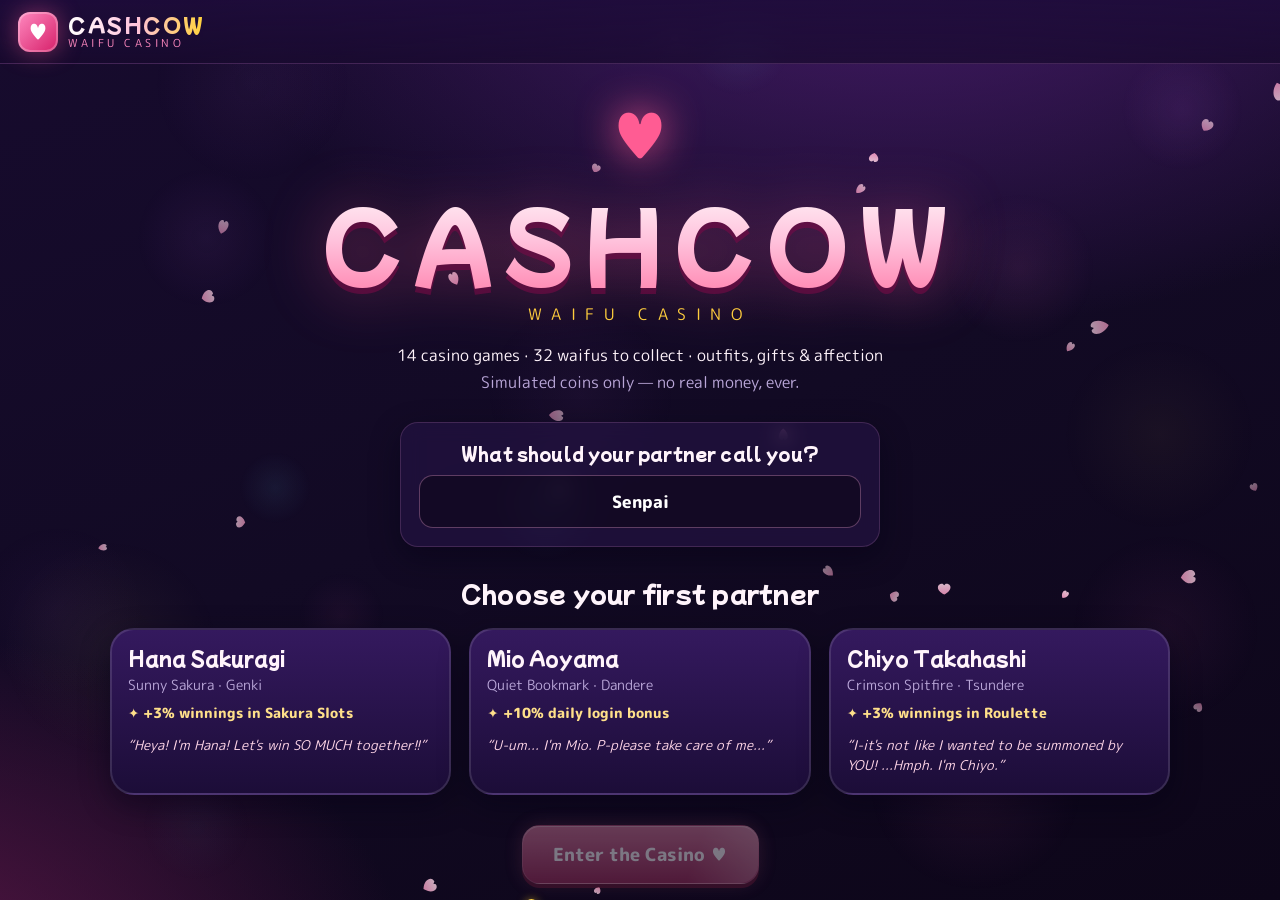
<file: index.html>
<!doctype html>
<html lang="en">
<head>
  <meta charset="utf-8">
  <meta name="viewport" content="width=device-width, initial-scale=1, viewport-fit=cover">
  <title>Cashcow Waifu Casino</title>
  <meta name="description" content="An anime waifu themed casino with 14 games, gacha, outfits, gifts and affection. Simulated coins only — no real money.">
  <meta name="theme-color" content="#140a26">
  <link rel="icon" href="data:image/svg+xml,%3Csvg xmlns='http://www.w3.org/2000/svg' viewBox='0 0 64 64'%3E%3Cdefs%3E%3ClinearGradient id='g' x1='0' y1='0' x2='0' y2='1'%3E%3Cstop offset='0' stop-color='%23ff8ac0'/%3E%3Cstop offset='1' stop-color='%23d61f69'/%3E%3C/linearGradient%3E%3C/defs%3E%3Cpath d='M32 56C20 47 6 37 6 22 6 13 13 7 21 7c5 0 9 3 11 7 2-4 6-7 11-7 8 0 15 6 15 15 0 15-14 25-26 34z' fill='url(%23g)' stroke='%23fff' stroke-width='3'/%3E%3C/svg%3E">
  <link rel="preconnect" href="https://fonts.googleapis.com">
  <link rel="preconnect" href="https://fonts.gstatic.com" crossorigin>
  <link href="https://fonts.googleapis.com/css2?family=M+PLUS+Rounded+1c:wght@400;500;700;800;900&family=Mochiy+Pop+One&display=swap" rel="stylesheet">
  <link rel="stylesheet" href="css/style.css">
  <link rel="stylesheet" href="css/pages.css">
  <link rel="stylesheet" href="css/games.css">
</head>
<body>
  <canvas id="bg" aria-hidden="true"></canvas>
  <div id="app"></div>
  <canvas id="particles" aria-hidden="true"></canvas>
  <div id="toasts" aria-live="polite"></div>
  <div id="loader">
    <div class="loader-inner">
      <div class="loader-heart">♥</div>
      <div class="loader-title">CASHCOW</div>
      <div class="loader-sub">Waifu Casino</div>
      <div class="loader-bar"><span></span></div>
    </div>
  </div>
  <noscript><div style="padding:40px;color:#fff;text-align:center">This casino needs JavaScript enabled. ♡</div></noscript>
  <script type="module" src="js/main.js"></script>
</body>
</html>
</file>
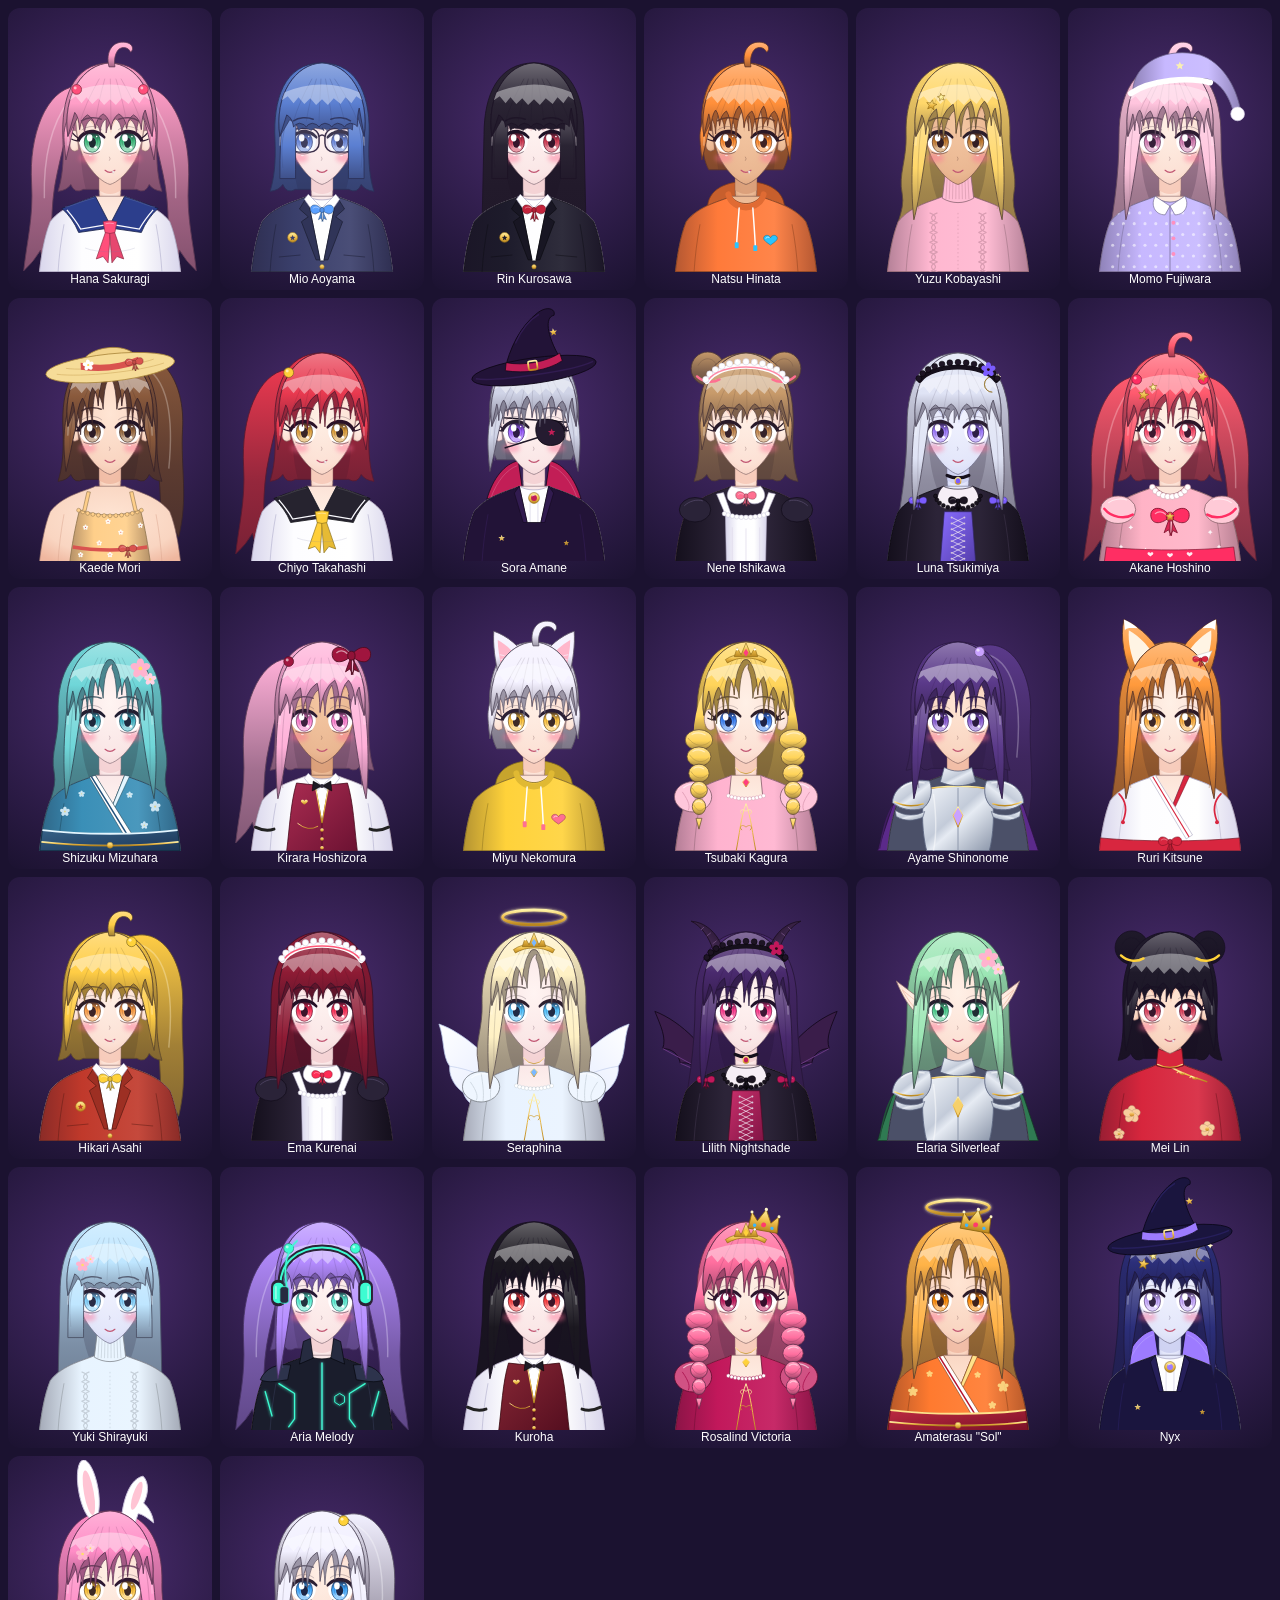
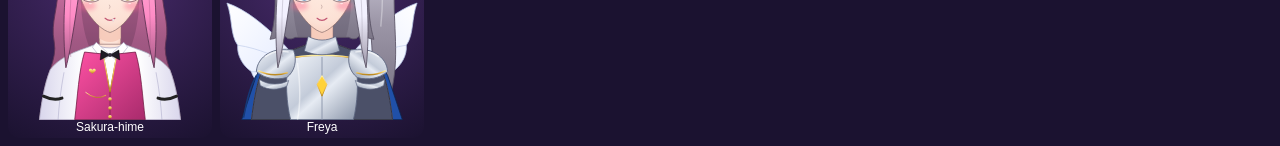
<file: dev/preview.html>
<!doctype html>
<html><head><meta charset="utf-8"><title>Waifu preview</title>
<style>
body{margin:0;background:#1b1230;font-family:sans-serif;color:#fff}
.grid{display:grid;grid-template-columns:repeat(var(--cols,6),1fr);gap:8px;padding:8px}
.cell{background:radial-gradient(circle at 50% 40%,#4a2c6e,#1b1230);border-radius:12px;padding:4px;text-align:center;font-size:12px}
.cell svg{width:100%;height:auto;display:block}
</style></head>
<body><div class="grid" id="g"></div>
<script type="module">
import { renderWaifu, EXPRESSIONS } from '../js/waifu/render.js';
import { WAIFUS, WAIFU_BY_ID, OUTFIT_LIST, ACCESSORY_LIST } from '../js/waifu/data.js';
const q = new URLSearchParams(location.search);
const mode = q.get('mode') || 'all';
const g = document.getElementById('g');
let items = [];
if (mode === 'all') items = WAIFUS.map(w => [w, {}, w.name]);
if (mode === 'expr') { const w = WAIFU_BY_ID[q.get('id') || 'hana']; items = Object.keys(EXPRESSIONS).map(e => [w, { expr: e }, e]); }
if (mode === 'outfit') { const w = WAIFU_BY_ID[q.get('id') || 'hana']; items = OUTFIT_LIST.map(o => [w, { outfit: o.id }, o.id]); }
if (mode === 'acc') { const w = WAIFU_BY_ID[q.get('id') || 'mio']; items = ACCESSORY_LIST.map(o => [w, { acc: o.id }, o.id]); }
if (mode === 'one') { const w = WAIFU_BY_ID[q.get('id') || 'hana']; items = [[w, { expr: q.get('expr') || 'neutral' }, w.name]]; document.body.style.setProperty('--cols', 1); }
if (q.get('cols')) document.body.style.setProperty('--cols', q.get('cols'));
g.innerHTML = items.map(([w, o, label]) => `<div class="cell">${renderWaifu(w, { ...o, anim: false })}<div>${label}</div></div>`).join('');
document.title = 'ready';
</script></body></html>
</file>
<file: css/style.css>
/* ==========================================================================
   Cashcow Waifu Casino — core styles
   ========================================================================== */
:root {
  --bg: #120a24;
  --bg2: #1c0f37;
  --panel: rgba(38, 20, 70, 0.62);
  --panel-2: rgba(56, 30, 100, 0.55);
  --panel-solid: #24123f;
  --line: rgba(255, 170, 230, 0.16);
  --line-2: rgba(255, 170, 230, 0.32);
  --text: #fff4fb;
  --muted: #b9a6d8;
  --pink: #ff5c93;
  --pink-2: #ff8ac0;
  --purple: #9d6bff;
  --cyan: #6fe3ff;
  --gold: #ffd23a;
  --gold-2: #ffb800;
  --green: #3ddc97;
  --red: #ff4d6d;
  --R: #6fb6ff;
  --SR: #c77dff;
  --SSR: #ffcf4d;
  --UR: #ff6fd8;
  --radius: 18px;
  --radius-sm: 12px;
  --shadow: 0 10px 30px rgba(5, 0, 20, 0.45);
  --glow-pink: 0 0 24px rgba(255, 92, 147, 0.45);
  --font: 'M PLUS Rounded 1c', system-ui, -apple-system, 'Segoe UI', sans-serif;
  --display: 'Mochiy Pop One', 'M PLUS Rounded 1c', system-ui, sans-serif;
  --top: 64px;
  --nav-w: 216px;
  --comp-w: 320px;
  color-scheme: dark;
}

* { box-sizing: border-box; }
html, body { height: 100%; }
body {
  margin: 0;
  font-family: var(--font);
  color: var(--text);
  background: radial-gradient(1200px 700px at 70% -10%, #4a1d6e 0%, transparent 60%),
    radial-gradient(900px 600px at -10% 110%, #5b1747 0%, transparent 60%),
    linear-gradient(160deg, #170b2e 0%, #120a24 50%, #0d0619 100%);
  background-attachment: fixed;
  overflow: hidden;
  -webkit-tap-highlight-color: transparent;
  -webkit-font-smoothing: antialiased;
}
a { color: var(--pink-2); text-decoration: none; }
button { font-family: inherit; }
h1, h2, h3 { font-family: var(--display); font-weight: 400; letter-spacing: 0.01em; margin: 0 0 0.5em; }
.muted { color: var(--muted); }
::selection { background: var(--pink); color: #fff; }
::-webkit-scrollbar { width: 10px; height: 10px; }
::-webkit-scrollbar-thumb { background: rgba(255, 140, 200, 0.25); border-radius: 10px; border: 2px solid transparent; background-clip: padding-box; }
::-webkit-scrollbar-track { background: transparent; }

#bg, #particles { position: fixed; inset: 0; pointer-events: none; }
#bg { z-index: 0; }
#particles { z-index: 900; }

/* ---------------- layout ---------------- */
#app {
  position: relative;
  z-index: 1;
  display: grid;
  grid-template-columns: var(--nav-w) minmax(0, 1fr) var(--comp-w);
  grid-template-rows: var(--top) minmax(0, 1fr);
  height: 100vh;
  height: 100dvh;
}
.topbar {
  grid-column: 1 / -1;
  display: flex;
  align-items: center;
  gap: 14px;
  padding: 0 18px;
  background: linear-gradient(180deg, rgba(30, 12, 58, 0.92), rgba(24, 10, 46, 0.75));
  border-bottom: 1px solid var(--line);
  backdrop-filter: blur(14px);
  -webkit-backdrop-filter: blur(14px);
  z-index: 20;
}
.logo { display: flex; align-items: center; gap: 10px; color: var(--text); }
.logo-mark {
  width: 40px; height: 40px; display: grid; place-items: center;
  font-size: 22px; color: #fff; border-radius: 12px;
  background: linear-gradient(135deg, #ff8ac0, #d61f69);
  box-shadow: 0 0 0 2px rgba(255, 255, 255, 0.25) inset, var(--glow-pink);
  animation: heartbeat 2.4s ease-in-out infinite;
}
.logo-text { display: flex; flex-direction: column; line-height: 1; }
.logo-text b { font-family: var(--display); font-weight: 400; font-size: 20px; letter-spacing: 0.08em; background: linear-gradient(90deg, #fff, #ffc2dc, #ffd23a); -webkit-background-clip: text; background-clip: text; color: transparent; }
.logo-text small { font-size: 11px; color: var(--pink-2); letter-spacing: 0.32em; text-transform: uppercase; margin-top: 3px; }
.top-right { margin-left: auto; display: flex; align-items: center; gap: 10px; }

.player-chip { display: flex; align-items: center; gap: 8px; padding: 5px 12px 5px 6px; border-radius: 999px; background: var(--panel); border: 1px solid var(--line); color: var(--text); }
.lvl-badge { padding: 4px 10px; border-radius: 999px; font-size: 12px; background: linear-gradient(135deg, var(--purple), var(--pink)); font-weight: 800; }
.lvl-badge.pulse { animation: pop 0.6s; }
.lvl-info { display: flex; flex-direction: column; gap: 4px; min-width: 76px; }
.vip { font-size: 11px; font-weight: 800; letter-spacing: 0.06em; }
.xp-bar { height: 5px; border-radius: 3px; background: rgba(255, 255, 255, 0.1); overflow: hidden; }
.xp-bar span { display: block; height: 100%; width: 0; background: linear-gradient(90deg, var(--cyan), var(--purple)); transition: width 0.6s; }

#coin-counter {
  display: flex; align-items: center; gap: 8px;
  padding: 6px 16px 6px 8px; border-radius: 999px;
  background: linear-gradient(180deg, rgba(60, 34, 8, 0.85), rgba(40, 20, 4, 0.85));
  border: 1px solid rgba(255, 210, 58, 0.45);
  box-shadow: 0 0 18px rgba(255, 190, 40, 0.2), inset 0 1px 0 rgba(255, 255, 255, 0.15);
  font-weight: 900; font-size: 17px; color: #ffe9a6; min-width: 130px;
  font-variant-numeric: tabular-nums;
}
#coin-counter.up { animation: coinUp 0.6s; }
#coin-counter.down { animation: coinDown 0.5s; }
#coin-counter.bump .coin-icon { animation: pop 0.25s; }
.coin-icon, .coin-i {
  display: inline-block; width: 24px; height: 24px; border-radius: 50%;
  background: radial-gradient(circle at 35% 30%, #fff6c2 0 12%, #ffd23a 35%, #e0a015 70%, #a86d00 100%);
  box-shadow: inset 0 -2px 0 rgba(120, 70, 0, 0.5), 0 0 8px rgba(255, 200, 40, 0.5);
  position: relative; flex: none;
}
.coin-icon::after, .coin-i::after { content: '¥'; position: absolute; inset: 0; display: grid; place-items: center; font-size: 13px; font-weight: 900; color: #a2690a; }
.coin-i { width: 1.05em; height: 1.05em; vertical-align: -0.17em; margin-right: 0.22em; }
.coin-i::after { font-size: 0.62em; }
.coins-inline { white-space: nowrap; font-weight: 800; color: #ffe08a; }

.icon-btn {
  position: relative; display: grid; place-items: center; width: 42px; height: 42px; border-radius: 14px;
  background: var(--panel); border: 1px solid var(--line); color: var(--text); cursor: pointer; transition: 0.2s;
}
.icon-btn:hover { background: var(--panel-2); border-color: var(--line-2); transform: translateY(-1px); }
.icon { width: 22px; height: 22px; }
.nav-toggle { display: none; }
.badge { position: absolute; top: -4px; right: -4px; min-width: 18px; height: 18px; padding: 0 5px; border-radius: 9px; background: var(--red); color: #fff; font-size: 11px; font-weight: 900; display: none; place-items: center; box-shadow: 0 0 10px rgba(255, 60, 100, 0.7); }
.badge.on { display: grid; animation: pop 0.4s; }

.sidenav {
  grid-row: 2; padding: 14px 10px; display: flex; flex-direction: column; gap: 4px;
  border-right: 1px solid var(--line);
  background: linear-gradient(180deg, rgba(26, 12, 50, 0.6), rgba(18, 8, 36, 0.4));
  overflow-y: auto; z-index: 15;
}
.sidenav a {
  position: relative; display: flex; align-items: center; gap: 12px; padding: 11px 14px; border-radius: 14px;
  color: var(--muted); font-weight: 700; font-size: 15px; transition: 0.2s;
}
.sidenav a:hover { color: var(--text); background: rgba(255, 140, 200, 0.08); }
.sidenav a.active { color: #fff; background: linear-gradient(90deg, rgba(255, 92, 147, 0.32), rgba(157, 107, 255, 0.15)); box-shadow: inset 3px 0 0 var(--pink); }
.sidenav a.active .nav-ic { color: var(--pink-2); filter: drop-shadow(0 0 6px rgba(255, 92, 147, 0.8)); }
.sidenav a .badge { position: static; margin-left: auto; }
.nav-foot { margin-top: auto; font-size: 11px; color: var(--muted); opacity: 0.7; padding: 12px; line-height: 1.5; }
.bottomnav { display: none; }

.view {
  grid-row: 2; overflow-y: auto; overflow-x: hidden; position: relative;
  transition: opacity 0.14s, transform 0.14s;
}
.view.leaving { opacity: 0; transform: translateY(6px); }
.view.entering { animation: viewIn 0.4s cubic-bezier(.2, .8, .2, 1); }
.page { padding: 24px 28px 60px; max-width: 1280px; margin: 0 auto; }
.page-head { display: flex; align-items: flex-end; gap: 16px; margin-bottom: 18px; flex-wrap: wrap; }
.page-head h1 { font-size: 30px; margin: 0; background: linear-gradient(90deg, #fff, #ffc2dc); -webkit-background-clip: text; background-clip: text; color: transparent; }
.page-head .sub { color: var(--muted); margin: 0; }
.page-head .spacer { flex: 1; }

/* ---------------- buttons ---------------- */
.btn {
  --b1: #4a2c7e; --b2: #34205c;
  position: relative; display: inline-flex; align-items: center; justify-content: center; gap: 8px;
  padding: 11px 20px; border-radius: 14px; border: 1px solid rgba(255, 255, 255, 0.14);
  background: linear-gradient(180deg, var(--b1), var(--b2));
  color: #fff; font-weight: 800; font-size: 15px; cursor: pointer; text-decoration: none;
  box-shadow: 0 4px 0 rgba(0, 0, 0, 0.25), inset 0 1px 0 rgba(255, 255, 255, 0.2);
  transition: transform 0.12s, filter 0.2s, box-shadow 0.2s; user-select: none; white-space: nowrap;
}
.btn:hover:not(:disabled) { filter: brightness(1.12); transform: translateY(-1px); }
.btn:active:not(:disabled) { transform: translateY(2px); box-shadow: 0 1px 0 rgba(0, 0, 0, 0.25), inset 0 1px 0 rgba(255, 255, 255, 0.2); }
.btn:disabled { opacity: 0.45; cursor: not-allowed; filter: grayscale(0.4); }
.btn.primary { --b1: #ff6fa3; --b2: #d61f69; box-shadow: 0 4px 0 #8a0f40, 0 0 20px rgba(255, 92, 147, 0.35), inset 0 1px 0 rgba(255, 255, 255, 0.35); }
.btn.gold { --b1: #ffe26a; --b2: #f0a500; color: #4a2a00; box-shadow: 0 4px 0 #9a6100, 0 0 20px rgba(255, 200, 40, 0.35), inset 0 1px 0 rgba(255, 255, 255, 0.5); }
.btn.green { --b1: #4ff0a8; --b2: #19a86a; color: #032b1a; box-shadow: 0 4px 0 #0b6b42, 0 0 18px rgba(61, 220, 151, 0.35), inset 0 1px 0 rgba(255, 255, 255, 0.4); }
.btn.danger { --b1: #ff6b81; --b2: #c81d3f; box-shadow: 0 4px 0 #7a0f22, inset 0 1px 0 rgba(255, 255, 255, 0.3); }
.btn.ghost { background: rgba(255, 255, 255, 0.05); box-shadow: none; border-color: var(--line-2); }
.btn.small { padding: 7px 12px; font-size: 13px; border-radius: 11px; }
.btn.big { padding: 15px 30px; font-size: 18px; border-radius: 18px; }
.btn.wide { width: 100%; }
.btn .sub { font-size: 12px; font-weight: 700; opacity: 0.85; }
.btn.shine::after {
  content: ''; position: absolute; inset: 0; border-radius: inherit; pointer-events: none;
  background: linear-gradient(110deg, transparent 30%, rgba(255, 255, 255, 0.45) 50%, transparent 70%);
  background-size: 250% 100%; animation: shine 2.8s infinite;
}

.panel {
  background: var(--panel); border: 1px solid var(--line); border-radius: var(--radius);
  backdrop-filter: blur(10px); -webkit-backdrop-filter: blur(10px); box-shadow: var(--shadow);
}
.panel.pad { padding: 18px; }

.segmented { display: inline-flex; padding: 4px; border-radius: 13px; background: rgba(0, 0, 0, 0.3); border: 1px solid var(--line); gap: 2px; flex-wrap: wrap; }
.segmented button { border: 0; background: transparent; color: var(--muted); font-weight: 800; padding: 7px 13px; border-radius: 10px; cursor: pointer; font-size: 13px; transition: 0.2s; }
.segmented button.on { background: linear-gradient(180deg, #ff6fa3, #d61f69); color: #fff; box-shadow: 0 2px 10px rgba(255, 92, 147, 0.4); }
.segmented button:disabled { opacity: 0.5; cursor: not-allowed; }

.tabs { display: flex; gap: 6px; margin-bottom: 18px; flex-wrap: wrap; }
.tabs a, .tabs button { padding: 9px 16px; border-radius: 12px; background: var(--panel); border: 1px solid var(--line); color: var(--muted); font-weight: 800; cursor: pointer; font-size: 14px; }
.tabs .on { color: #fff; background: linear-gradient(180deg, rgba(255, 92, 147, 0.5), rgba(214, 31, 105, 0.4)); border-color: rgba(255, 140, 190, 0.5); }

/* ---------------- rarity ---------------- */
.stars { letter-spacing: -1px; font-size: 0.9em; }
.stars.r-R { color: var(--R); }
.stars.r-SR { color: var(--SR); }
.stars.r-SSR { color: var(--SSR); text-shadow: 0 0 6px rgba(255, 200, 60, 0.6); }
.stars.r-UR { background: linear-gradient(90deg, #ff6fd8, #ffd23a, #6fe3ff, #b48cff); -webkit-background-clip: text; background-clip: text; color: transparent; filter: drop-shadow(0 0 4px rgba(255, 120, 220, 0.6)); }
.rarity-badge { display: inline-block; padding: 2px 8px; border-radius: 6px; font-size: 11px; font-weight: 900; letter-spacing: 0.06em; color: #120a24; }
.rarity-badge.r-R { background: var(--R); }
.rarity-badge.r-SR { background: var(--SR); }
.rarity-badge.r-SSR { background: linear-gradient(135deg, #fff2a8, #ffcf4d, #e0a015); }
.rarity-badge.r-UR { background: linear-gradient(135deg, #ff6fd8, #ffd23a, #6fe3ff); }

/* ---------------- waifu svg ---------------- */
.waifu-svg { display: block; width: 100%; height: auto; overflow: visible; }
.waifu-svg.anim .w-breath { animation: breath 4.2s ease-in-out infinite; transform-origin: 200px 500px; transform-box: view-box; }
.waifu-svg.anim .w-sway { animation: sway 5.5s ease-in-out infinite; transform-origin: 200px 120px; transform-box: view-box; }
.waifu-svg.anim .w-head { animation: headTilt 7s ease-in-out infinite; transform-origin: 200px 330px; transform-box: view-box; }
.waifu-svg.anim .w-eyes .w-blink { animation: blink 5.2s infinite; transform-origin: 0 0; }
.waifu-svg.anim .w-eyes > g:nth-child(2) .w-blink { animation-delay: 0.02s; }
.waifu-svg.anim .w-tail-l { animation: tailSway 3.6s ease-in-out infinite; transform-origin: 130px 120px; transform-box: view-box; }
.waifu-svg.anim .w-tail-r { animation: tailSway 3.6s ease-in-out infinite reverse; transform-origin: 240px 84px; transform-box: view-box; }
.waifu-svg.anim .w-float { animation: floaty 3s ease-in-out infinite; }
.waifu-svg.anim .w-wing { animation: wing 3.4s ease-in-out infinite; transform-origin: 160px 380px; transform-box: view-box; }
.waifu-svg.anim .w-twinkle path { animation: twinkle 1.2s ease-in-out infinite; transform-box: fill-box; transform-origin: center; }
.waifu-svg.anim .w-twinkle path:nth-child(2) { animation-delay: 0.3s; }
.waifu-svg.anim .w-twinkle path:nth-child(3) { animation-delay: 0.6s; }
.waifu-svg.anim .w-heart { animation: heartFloat 1.8s ease-in-out infinite; transform-box: fill-box; transform-origin: center; }
.waifu-svg.anim .w-heart.h1 { animation-delay: 0.5s; }
.waifu-svg.anim .w-heart.h2 { animation-delay: 1s; }
.waifu-svg.anim .w-drip { animation: drip 1.6s ease-in infinite; }
.waifu-svg.anim .w-zzz text { animation: zzz 2.4s ease-in-out infinite; }
.waifu-svg.anim .w-zzz text:nth-child(2) { animation-delay: 0.4s; }
.waifu-svg.anim .w-zzz text:nth-child(3) { animation-delay: 0.8s; }

/* ---------------- companion ---------------- */
.companion { grid-row: 2; position: relative; padding: 14px 14px 18px; border-left: 1px solid var(--line); overflow-y: auto; overflow-x: hidden; z-index: 12; background: linear-gradient(180deg, rgba(26, 12, 50, 0.5), rgba(18, 8, 36, 0.3)); }
.comp-card { position: relative; display: flex; flex-direction: column; gap: 10px; }
.comp-card.hop .comp-portrait { animation: hop 0.6s cubic-bezier(.3, 1.6, .5, 1); }
.comp-card.jump .comp-portrait { animation: jump 0.9s cubic-bezier(.3, 1.6, .5, 1); }
.comp-card.droop .comp-portrait { animation: droop 1.2s ease; }
.comp-card.wiggle .comp-portrait { animation: wiggle 0.6s ease; }
.comp-portrait {
  position: relative; border-radius: 22px; overflow: hidden; cursor: pointer; aspect-ratio: 400 / 470;
  border: 2px solid rgba(255, 255, 255, 0.14);
  box-shadow: 0 16px 40px rgba(0, 0, 0, 0.45), 0 0 0 1px rgba(0, 0, 0, 0.3), 0 0 30px color-mix(in srgb, var(--wc) 35%, transparent);
}
.comp-bg {
  position: absolute; inset: 0;
  background:
    radial-gradient(circle at 50% 35%, color-mix(in srgb, var(--wh) 45%, transparent) 0%, transparent 55%),
    radial-gradient(circle at 20% 90%, color-mix(in srgb, var(--wc) 50%, transparent), transparent 50%),
    linear-gradient(180deg, #3a1d63, #1a0c33);
}
.comp-bg::after {
  content: ''; position: absolute; inset: 0; opacity: 0.35;
  background-image: radial-gradient(rgba(255, 255, 255, 0.5) 1px, transparent 1.5px);
  background-size: 18px 18px;
  mask-image: linear-gradient(180deg, #000, transparent 70%);
  -webkit-mask-image: linear-gradient(180deg, #000, transparent 70%);
}
.comp-svg { position: absolute; inset: -2% 0 0; }
.comp-svg .waifu-svg { position: absolute; bottom: 0; }
.pat-hand { position: absolute; top: 6%; left: 50%; font-size: 54px; transform: translate(-50%, -120%); opacity: 0; pointer-events: none; filter: drop-shadow(0 4px 6px rgba(0, 0, 0, 0.4)); }
.pat-hand.go { animation: pat 0.9s ease; }
.comp-bubble {
  position: relative; z-index: 3; padding: 12px 14px; border-radius: 16px; min-height: 0;
  background: #fff; color: #3b1d4a; font-weight: 700; font-size: 14px; line-height: 1.45;
  box-shadow: 0 8px 24px rgba(0, 0, 0, 0.35);
  opacity: 0; transform: translateY(8px) scale(0.96); transition: 0.25s cubic-bezier(.3, 1.4, .5, 1);
  pointer-events: none; order: 0;
}
.comp-bubble::after { content: ''; position: absolute; bottom: -9px; left: 50%; margin-left: -9px; border: 9px solid transparent; border-bottom: 0; border-top-color: #fff; }
.comp-bubble.show { opacity: 1; transform: none; pointer-events: auto; }
.comp-bubble-actions:not(:empty) { margin-top: 8px; }
.comp-info { padding: 2px 4px; }
.comp-name { font-family: var(--display); font-size: 19px; display: flex; align-items: baseline; gap: 8px; flex-wrap: wrap; }
.comp-title { color: var(--muted); font-size: 13px; margin-top: 2px; }
.aff-wrap { margin-top: 10px; }
.aff-bar { height: 12px; border-radius: 8px; background: rgba(0, 0, 0, 0.35); border: 1px solid var(--line); overflow: hidden; position: relative; }
.aff-fill { height: 100%; width: 0; border-radius: 8px; background: linear-gradient(90deg, #ff8ac0, #ff3e7f); box-shadow: 0 0 12px rgba(255, 60, 130, 0.6); transition: width 0.8s cubic-bezier(.2, .8, .2, 1); position: relative; }
.aff-fill::after { content: ''; position: absolute; inset: 0; background: linear-gradient(90deg, transparent, rgba(255, 255, 255, 0.5), transparent); background-size: 200% 100%; animation: shine 2.4s infinite; }
.aff-label { display: flex; justify-content: space-between; font-size: 12px; font-weight: 800; margin-top: 5px; color: #ffc2dc; }
.comp-perk { margin-top: 10px; font-size: 12.5px; font-weight: 700; color: #ffe08a; background: rgba(255, 210, 58, 0.08); border: 1px solid rgba(255, 210, 58, 0.25); padding: 7px 10px; border-radius: 10px; }
.comp-actions { display: grid; grid-template-columns: repeat(3, 1fr); gap: 6px; }
.comp-collapse { display: none; }
body.comp-hidden { --comp-w: 0px; }
body.comp-hidden .companion { display: none; }

/* ---------------- toasts ---------------- */
#toasts { position: fixed; top: calc(var(--top) + 10px); right: calc(var(--comp-w) + 16px); z-index: 1000; display: flex; flex-direction: column; gap: 8px; pointer-events: none; max-width: min(380px, calc(100vw - 32px)); }
.toast {
  display: flex; gap: 10px; align-items: flex-start; padding: 12px 14px; border-radius: 14px; pointer-events: auto;
  background: rgba(30, 14, 56, 0.95); border: 1px solid var(--line-2); box-shadow: var(--shadow); font-size: 14px; line-height: 1.4;
  transform: translateX(120%); opacity: 0; transition: 0.4s cubic-bezier(.2, 1.2, .4, 1);
}
.toast.in { transform: none; opacity: 1; }
.toast.out { transform: translateX(40%); opacity: 0; }
.toast-icon { font-size: 20px; line-height: 1; }
.toast.t-gold { border-color: rgba(255, 210, 58, 0.6); background: linear-gradient(135deg, rgba(70, 40, 6, 0.96), rgba(40, 18, 50, 0.96)); }
.toast.t-success { border-color: rgba(61, 220, 151, 0.5); }
.toast.t-warn { border-color: rgba(255, 77, 109, 0.6); }

/* ---------------- modals ---------------- */
.modal-back {
  position: fixed; inset: 0; z-index: 800; display: grid; place-items: center; padding: 16px;
  background: rgba(8, 2, 18, 0.6); backdrop-filter: blur(6px); -webkit-backdrop-filter: blur(6px);
  opacity: 0; transition: opacity 0.25s;
}
.modal-back.in { opacity: 1; }
.modal-back.out { opacity: 0; }
.modal {
  position: relative; width: min(720px, 100%); max-height: calc(100dvh - 32px); overflow-y: auto;
  background: linear-gradient(180deg, #2b1550, #1b0d36); border: 1px solid var(--line-2); border-radius: 22px;
  padding: 24px; box-shadow: 0 30px 80px rgba(0, 0, 0, 0.6), 0 0 0 1px rgba(255, 255, 255, 0.04) inset;
  transform: translateY(20px) scale(0.96); transition: transform 0.3s cubic-bezier(.2, 1.3, .4, 1);
}
.modal-back.in .modal { transform: none; }
.modal-back.small .modal { width: min(440px, 100%); }
.modal-x { position: absolute; top: 12px; right: 12px; width: 36px; height: 36px; border-radius: 12px; border: 1px solid var(--line); background: rgba(255, 255, 255, 0.05); color: var(--text); font-size: 16px; cursor: pointer; z-index: 2; }
.modal-x:hover { background: rgba(255, 92, 147, 0.25); }
.modal-title { font-size: 22px; padding-right: 40px; }
.modal-actions { display: flex; gap: 10px; justify-content: flex-end; margin-top: 20px; flex-wrap: wrap; }
.rules { line-height: 1.6; color: #e9ddff; }
.rules h3 { font-size: 16px; margin: 16px 0 6px; color: var(--pink-2); }
.rules table { width: 100%; border-collapse: collapse; font-size: 14px; }
.rules td, .rules th { padding: 6px 8px; border-bottom: 1px solid var(--line); text-align: left; }
.rules ul { padding-left: 20px; }

/* ---------------- bet control ---------------- */
.bet-control { display: flex; flex-direction: column; gap: 8px; }
.bet-label { font-size: 12px; font-weight: 800; color: var(--muted); text-transform: uppercase; letter-spacing: 0.1em; }
.bet-row { display: flex; gap: 6px; align-items: stretch; flex-wrap: wrap; }
.bet-row .bet-btn { min-height: 44px; }
.bet-btn { min-width: 40px; padding: 0 10px; border-radius: 11px; border: 1px solid var(--line-2); background: rgba(255, 255, 255, 0.06); color: #fff; font-weight: 900; cursor: pointer; font-size: 15px; transition: 0.15s; }
.bet-btn:hover:not(:disabled) { background: rgba(255, 92, 147, 0.25); }
.bet-btn.max { font-size: 12px; color: var(--gold); }
.bet-input-wrap { flex: 1 1 120px; display: flex; align-items: center; gap: 4px; padding: 0 12px; border-radius: 12px; background: rgba(0, 0, 0, 0.4); border: 1px solid var(--line-2); min-width: 110px; }
.bet-input { width: 100%; background: transparent; border: 0; color: #ffe9a6; font-weight: 900; font-size: 18px; padding: 10px 0; outline: none; font-family: inherit; font-variant-numeric: tabular-nums; }
.bet-control.too-much .bet-input { color: var(--red); }
.bet-quick { display: flex; gap: 5px; flex-wrap: wrap; }
.chip-btn {
  width: 42px; height: 42px; border-radius: 50%; border: 0; cursor: pointer; font-weight: 900; font-size: 11px; color: #fff;
  background: radial-gradient(circle, var(--cc, #7b5cff) 52%, #fff 53% 58%, var(--cc, #7b5cff) 59%);
  box-shadow: 0 3px 0 rgba(0, 0, 0, 0.35), inset 0 0 0 3px rgba(255, 255, 255, 0.2); transition: transform 0.15s;
  text-shadow: 0 1px 2px rgba(0, 0, 0, 0.5);
}
.chip-btn:hover:not(:disabled) { transform: translateY(-3px) rotate(-8deg); }
.chip-btn:nth-child(1) { --cc: #8a8fa8; } .chip-btn:nth-child(2) { --cc: #e2264d; } .chip-btn:nth-child(3) { --cc: #2b6dff; }
.chip-btn:nth-child(4) { --cc: #18a058; } .chip-btn:nth-child(5) { --cc: #1d1830; } .chip-btn:nth-child(6) { --cc: #9d4dff; } .chip-btn:nth-child(7) { --cc: #e0a015; }
.bet-control.disabled { opacity: 0.55; }

/* ---------------- effects ---------------- */
.fly-coin { position: fixed; z-index: 950; width: 22px; height: 22px; border-radius: 50%; pointer-events: none;
  background: radial-gradient(circle at 35% 30%, #fff6c2 0 12%, #ffd23a 35%, #e0a015 70%, #a86d00 100%); box-shadow: 0 0 10px rgba(255, 200, 40, 0.8); }
.float-text { position: fixed; z-index: 950; pointer-events: none; font-family: var(--display); font-size: 28px; transform: translate(-50%, -50%); animation: floatUp 1.6s ease-out forwards; text-shadow: 0 2px 0 rgba(0, 0, 0, 0.4), 0 0 16px currentColor; white-space: nowrap; }
.float-text.win { color: #ffe066; }
.float-text.lose { color: #ff7a93; font-size: 22px; }
.float-text.push { color: #cfd8ff; font-size: 22px; }
.float-text.aff { color: #ff8ac0; font-size: 20px; }
.shake { animation: shake 0.5s; }

.bigwin { position: fixed; inset: 0; z-index: 940; display: grid; place-items: center; background: radial-gradient(circle, rgba(50, 10, 60, 0.9), rgba(5, 0, 15, 0.96)); animation: fadeIn 0.3s; cursor: pointer; overflow: hidden; }
.bigwin.out { animation: fadeOut 0.4s forwards; }
.bw-rays { position: absolute; width: 200vmax; height: 200vmax; background: repeating-conic-gradient(from 0deg, rgba(255, 210, 58, 0.16) 0 8deg, transparent 8deg 20deg); animation: spin 12s linear infinite; mask-image: radial-gradient(circle, #000 0%, transparent 50%); -webkit-mask-image: radial-gradient(circle, #000 0%, transparent 50%); }
.bigwin.legend .bw-rays { background: repeating-conic-gradient(from 0deg, rgba(255, 110, 220, 0.22) 0 8deg, rgba(110, 220, 255, 0.12) 8deg 14deg, transparent 14deg 20deg); }
.bw-inner { position: relative; text-align: center; animation: zoomIn 0.6s cubic-bezier(.2, 1.6, .4, 1); }
.bw-title { font-family: var(--display); font-size: clamp(44px, 9vw, 104px); line-height: 1; }
.bw-title span { display: inline-block; background: linear-gradient(180deg, #fff9c4, #ffd23a 50%, #ff9a00); -webkit-background-clip: text; background-clip: text; color: transparent; filter: drop-shadow(0 4px 0 #8a3b00) drop-shadow(0 0 20px rgba(255, 180, 0, 0.6)); animation: letterBounce 1s cubic-bezier(.3, 1.8, .5, 1) both; animation-delay: calc(var(--i) * 0.05s); }
.bigwin.mega .bw-title span { background: linear-gradient(180deg, #fff, #ff8ac0 50%, #d61f69); -webkit-background-clip: text; background-clip: text; filter: drop-shadow(0 4px 0 #5a0a30) drop-shadow(0 0 24px rgba(255, 92, 147, 0.7)); }
.bigwin.legend .bw-title span { background: linear-gradient(90deg, #ff6fd8, #ffd23a, #6fe3ff, #b48cff, #ff6fd8); background-size: 300% 100%; -webkit-background-clip: text; background-clip: text; animation: letterBounce 1s cubic-bezier(.3, 1.8, .5, 1) both, rainbow 2s linear infinite; animation-delay: calc(var(--i) * 0.05s), 0s; }
.bw-amount { font-size: clamp(36px, 6vw, 64px); font-weight: 900; color: #fff; margin-top: 10px; text-shadow: 0 0 24px rgba(255, 210, 58, 0.8); font-variant-numeric: tabular-nums; }
.bw-mult { display: inline-block; margin-top: 8px; padding: 6px 18px; border-radius: 999px; background: rgba(255, 255, 255, 0.12); font-weight: 900; font-size: 20px; color: var(--gold); }
.bw-hint { margin-top: 26px; font-size: 13px; color: var(--muted); letter-spacing: 0.2em; text-transform: uppercase; animation: pulse 1.4s infinite; }

/* ---------------- loader ---------------- */
#loader { position: fixed; inset: 0; z-index: 2000; display: grid; place-items: center; background: radial-gradient(circle, #2b1150, #0d0619); transition: opacity 0.7s, visibility 0.7s; }
#loader.done { opacity: 0; visibility: hidden; }
.loader-inner { text-align: center; }
.loader-heart { font-size: 72px; color: var(--pink); animation: heartbeat 1s ease-in-out infinite; text-shadow: 0 0 30px rgba(255, 92, 147, 0.8); }
.loader-title { font-family: var(--display); font-size: 42px; letter-spacing: 0.15em; background: linear-gradient(90deg, #fff, #ffc2dc, #ffd23a); -webkit-background-clip: text; background-clip: text; color: transparent; }
.loader-sub { color: var(--pink-2); letter-spacing: 0.4em; text-transform: uppercase; font-size: 13px; margin-top: 4px; }
.loader-bar { width: 200px; height: 6px; border-radius: 3px; margin: 24px auto 0; background: rgba(255, 255, 255, 0.1); overflow: hidden; }
.loader-bar span { display: block; height: 100%; width: 40%; border-radius: 3px; background: linear-gradient(90deg, var(--pink), var(--gold)); animation: loading 1.1s ease-in-out infinite; }

.empty { text-align: center; padding: 30px; color: var(--muted); line-height: 2.2; }

/* ---------------- keyframes ---------------- */
@keyframes heartbeat { 0%, 100% { transform: scale(1); } 15% { transform: scale(1.12); } 30% { transform: scale(0.98); } 45% { transform: scale(1.08); } }
@keyframes pop { 0% { transform: scale(1); } 40% { transform: scale(1.3); } 100% { transform: scale(1); } }
@keyframes coinUp { 0% { transform: scale(1); } 30% { transform: scale(1.08); box-shadow: 0 0 30px rgba(255, 210, 58, 0.7); } 100% { transform: scale(1); } }
@keyframes coinDown { 0%, 100% { transform: none; } 30% { transform: translateY(2px); color: #ff9aaa; } }
@keyframes viewIn { from { opacity: 0; transform: translateY(10px); } to { opacity: 1; transform: none; } }
@keyframes shine { 0% { background-position: 150% 0; } 100% { background-position: -100% 0; } }
@keyframes breath { 0%, 100% { transform: translateY(0) scaleY(1); } 50% { transform: translateY(-2px) scaleY(1.006); } }
@keyframes sway { 0%, 100% { transform: rotate(-0.8deg); } 50% { transform: rotate(0.8deg); } }
@keyframes headTilt { 0%, 100% { transform: rotate(0deg); } 30% { transform: rotate(1.6deg); } 60% { transform: rotate(-1deg); } }
@keyframes blink { 0%, 93%, 100% { transform: scaleY(1); } 95.5% { transform: scaleY(0.08); } }
@keyframes tailSway { 0%, 100% { transform: rotate(-2deg); } 50% { transform: rotate(2.5deg); } }
@keyframes floaty { 0%, 100% { transform: translateY(0); } 50% { transform: translateY(-6px); } }
@keyframes wing { 0%, 100% { transform: rotate(0deg); } 50% { transform: rotate(-5deg); } }
@keyframes twinkle { 0%, 100% { transform: scale(1); opacity: 1; } 50% { transform: scale(0.4) rotate(20deg); opacity: 0.5; } }
@keyframes heartFloat { 0% { transform: translateY(6px) scale(0.8); opacity: 0; } 30% { opacity: 1; } 100% { transform: translateY(-26px) scale(1.1); opacity: 0; } }
@keyframes drip { 0% { transform: translateY(0); opacity: 1; } 100% { transform: translateY(16px); opacity: 0.2; } }
@keyframes zzz { 0%, 100% { transform: translateY(0); opacity: 0.4; } 50% { transform: translateY(-8px); opacity: 1; } }
@keyframes hop { 0%, 100% { transform: translateY(0); } 40% { transform: translateY(-14px); } 70% { transform: translateY(2px); } }
@keyframes jump { 0%, 100% { transform: translateY(0) scale(1); } 20% { transform: translateY(4px) scale(1.03, 0.97); } 45% { transform: translateY(-28px) scale(0.98, 1.03); } 75% { transform: translateY(3px); } }
@keyframes droop { 0%, 100% { transform: none; } 30%, 70% { transform: translateY(8px) scale(0.985); filter: saturate(0.6) brightness(0.9); } }
@keyframes wiggle { 0%, 100% { transform: rotate(0); } 25% { transform: rotate(-2deg); } 75% { transform: rotate(2deg); } }
@keyframes pat { 0% { opacity: 0; transform: translate(-50%, -120%) rotate(-10deg); } 20% { opacity: 1; transform: translate(-50%, 10%) rotate(-10deg); } 40% { transform: translate(-40%, 18%) rotate(8deg); } 60% { transform: translate(-60%, 12%) rotate(-8deg); } 80% { opacity: 1; transform: translate(-50%, 18%) rotate(4deg); } 100% { opacity: 0; transform: translate(-50%, -80%); } }
@keyframes floatUp { 0% { opacity: 0; transform: translate(-50%, -30%) scale(0.6); } 15% { opacity: 1; transform: translate(-50%, -60%) scale(1.15); } 30% { transform: translate(-50%, -70%) scale(1); } 100% { opacity: 0; transform: translate(-50%, -200%) scale(1); } }
@keyframes shake { 0%, 100% { transform: translateX(0); } 20% { transform: translateX(-8px); } 40% { transform: translateX(7px); } 60% { transform: translateX(-5px); } 80% { transform: translateX(3px); } }
@keyframes fadeIn { from { opacity: 0; } to { opacity: 1; } }
@keyframes fadeOut { to { opacity: 0; } }
@keyframes spin { to { transform: rotate(360deg); } }
@keyframes zoomIn { from { transform: scale(0.3); opacity: 0; } to { transform: scale(1); opacity: 1; } }
@keyframes letterBounce { 0% { transform: translateY(-80px) scale(0.3); opacity: 0; } 100% { transform: none; opacity: 1; } }
@keyframes rainbow { to { background-position: 300% 0; } }
@keyframes pulse { 0%, 100% { opacity: 0.4; } 50% { opacity: 1; } }
@keyframes loading { 0% { transform: translateX(-100%); } 100% { transform: translateX(260%); } }
@keyframes glowPulse { 0%, 100% { box-shadow: 0 0 12px var(--gc, rgba(255, 92, 147, 0.4)); } 50% { box-shadow: 0 0 28px var(--gc, rgba(255, 92, 147, 0.8)); } }
@keyframes float { 0%, 100% { transform: translateY(0); } 50% { transform: translateY(-8px); } }

body.reduce-motion *, body.reduce-motion *::before, body.reduce-motion *::after { animation-duration: 0.001s !important; animation-iteration-count: 1 !important; transition-duration: 0.05s !important; }

/* ---------------- responsive ---------------- */
@media (max-width: 1280px) { :root { --comp-w: 280px; --nav-w: 196px; } }
@media (max-width: 1060px) {
  :root { --nav-w: 74px; }
  .sidenav .nav-label, .nav-foot { display: none; }
  .sidenav a { justify-content: center; padding: 12px; }
  .sidenav a .badge { position: absolute; top: 4px; right: 6px; }
}
@media (max-width: 820px) {
  :root { --top: 58px; }
  #app { grid-template-columns: minmax(0, 1fr); grid-template-rows: var(--top) minmax(0, 1fr) auto; }
  .topbar { padding: 0 10px; gap: 8px; }
  .nav-toggle { display: grid; }
  .logo-text small { display: none; }
  .logo-text b { font-size: 16px; }
  .logo-mark { width: 34px; height: 34px; font-size: 18px; }
  .player-chip .lvl-info { display: none; }
  .player-chip { padding: 4px; }
  #coin-counter { min-width: 0; font-size: 15px; padding: 5px 12px 5px 6px; }
  #coin-counter .coin-icon { width: 20px; height: 20px; }
  #sound-btn { display: none; }
  .sidenav {
    position: fixed; top: var(--top); bottom: 0; left: 0; width: 240px; transform: translateX(-105%); transition: transform 0.3s cubic-bezier(.2, .8, .2, 1);
    background: rgba(20, 8, 40, 0.97); box-shadow: 20px 0 50px rgba(0, 0, 0, 0.5); z-index: 50;
  }
  .sidenav .nav-label, .nav-foot { display: block; }
  .sidenav a { justify-content: flex-start; }
  .sidenav a .badge { position: static; }
  body.nav-open .sidenav { transform: none; }
  .view { grid-row: 2; }
  .page { padding: 16px 16px 200px; }
  .page-head h1 { font-size: 24px; }
  .bottomnav {
    display: grid; grid-template-columns: repeat(5, 1fr); grid-row: 3; z-index: 30;
    background: rgba(22, 9, 44, 0.95); border-top: 1px solid var(--line); padding: 6px 4px calc(6px + env(safe-area-inset-bottom));
    backdrop-filter: blur(14px); -webkit-backdrop-filter: blur(14px);
  }
  .bottomnav a { display: flex; flex-direction: column; align-items: center; gap: 2px; font-size: 11px; font-weight: 800; color: var(--muted); padding: 4px 0; }
  .bottomnav a .icon { width: 22px; height: 22px; }
  .bottomnav a.active { color: var(--pink-2); }
  /* companion becomes a floating mini card */
  .companion {
    position: fixed; right: 10px; bottom: calc(68px + env(safe-area-inset-bottom)); width: 112px; padding: 0; border: 0; background: none; overflow: visible; z-index: 40;
  }
  .comp-info, .comp-actions { display: none; }
  .comp-portrait { border-radius: 18px; }
  .comp-bubble { position: absolute; bottom: calc(100% + 10px); right: 0; width: min(260px, calc(100vw - 30px)); font-size: 13px; }
  .comp-bubble::after { left: auto; right: 50px; }
  .comp-collapse { display: grid; place-items: center; position: absolute; top: -10px; left: -10px; z-index: 4; width: 28px; height: 28px; border-radius: 50%; border: 1px solid var(--line-2); background: #2b1550; color: #fff; font-size: 11px; cursor: pointer; }
  body.comp-hidden .companion { display: block; width: 46px; }
  body.comp-hidden .comp-portrait, body.comp-hidden .comp-bubble { display: none; }
  body.comp-hidden .comp-collapse { position: static; width: 46px; height: 46px; transform: rotate(180deg); background: linear-gradient(135deg, #ff8ac0, #d61f69); }
  body[data-page="game"] .companion { width: 76px; bottom: auto; top: calc(var(--top) + 64px); }
  body[data-page="game"] .comp-bubble { bottom: auto; top: calc(100% + 10px); }
  body[data-page="game"] .comp-bubble::after { bottom: auto; top: -9px; border-top: 0; border-bottom: 9px solid #fff; right: 28px; }
  body[data-page="game"] .comp-collapse { top: auto; bottom: -10px; }
  body[data-page="game"] .game-head { padding-right: 84px; }
  body[data-page="intro"] .companion, body[data-page="intro"] .bottomnav { display: none; }
  #toasts { top: calc(var(--top) + 6px); right: 8px; left: 8px; max-width: none; align-items: flex-end; }
}
@media (max-width: 420px) {
  .logo-text { display: none; }
}
.btn.gold .coins-inline { color: #5a3400; }
.btn.gold .coin-i { box-shadow: inset 0 -2px 0 rgba(120, 70, 0, 0.5); }
[hidden] { display: none !important; }
</file>
<file: css/pages.css>
/* ==========================================================================
   Page styles: intro, lobby, gacha, collection, wardrobe, shop, daily, etc.
   ========================================================================== */

/* ---------------- intro ---------------- */
body[data-page="intro"] #app { grid-template-columns: minmax(0, 1fr); }
body[data-page="intro"] .sidenav, body[data-page="intro"] .companion, body[data-page="intro"] .top-right { display: none; }
.intro { max-width: 1100px; margin: 0 auto; padding: 30px 20px 80px; text-align: center; }
.intro-hero { margin: 10px 0 26px; }
.intro-heart { font-size: 64px; color: var(--pink); text-shadow: 0 0 40px rgba(255, 92, 147, 0.9); animation: heartbeat 1.6s infinite; line-height: 1; }
.intro-logo h1 { font-size: clamp(46px, 9vw, 92px); margin: 6px 0 0; letter-spacing: 0.1em; background: linear-gradient(180deg, #fff, #ffc2dc 50%, #ff7aa8); -webkit-background-clip: text; background-clip: text; color: transparent; filter: drop-shadow(0 6px 0 rgba(120, 10, 70, 0.6)) drop-shadow(0 0 30px rgba(255, 92, 147, 0.4)); }
.intro-sub { font-size: 16px; letter-spacing: 0.6em; color: var(--gold); text-transform: uppercase; margin-top: -4px; }
.intro-tag { font-size: 16px; line-height: 1.7; margin-top: 16px; }
.intro-step { max-width: 480px; margin: 0 auto 28px; }
.intro-step h2 { font-size: 17px; }
.text-input { width: 100%; padding: 13px 16px; border-radius: 14px; border: 1px solid var(--line-2); background: rgba(0, 0, 0, 0.35); color: #fff; font-size: 17px; font-weight: 800; font-family: inherit; outline: none; text-align: center; }
.text-input:focus { border-color: var(--pink); box-shadow: 0 0 0 3px rgba(255, 92, 147, 0.25); }
.intro-choose { font-size: 24px; margin-bottom: 18px; }
.starter-grid { display: grid; grid-template-columns: repeat(3, 1fr); gap: 18px; }
.starter-card {
  position: relative; display: flex; flex-direction: column; border-radius: 24px; overflow: hidden; cursor: pointer; padding: 0; text-align: left; color: var(--text);
  border: 2px solid rgba(255, 255, 255, 0.12); background: linear-gradient(180deg, #34195e, #1c0d38); transition: transform 0.3s cubic-bezier(.2, 1.4, .4, 1), box-shadow 0.3s, border-color 0.3s;
  box-shadow: var(--shadow);
}
.starter-card:hover { transform: translateY(-6px); }
.starter-card.chosen { border-color: var(--pink); box-shadow: 0 0 0 3px rgba(255, 92, 147, 0.35), 0 0 50px rgba(255, 92, 147, 0.45); transform: translateY(-8px) scale(1.02); }
.starter-art { aspect-ratio: 400 / 440; overflow: hidden; background: radial-gradient(circle at 50% 35%, color-mix(in srgb, var(--wh) 50%, transparent), transparent 60%), linear-gradient(180deg, #4a2378, #24103f); position: relative; }
.starter-art .waifu-svg { position: absolute; bottom: -4%; }
.starter-info { padding: 14px 16px 18px; display: flex; flex-direction: column; gap: 4px; font-size: 13.5px; }
.starter-name { font-family: var(--display); font-size: 19px; }
.starter-perk { color: #ffe08a; font-weight: 800; margin-top: 4px; }
.starter-quote { margin-top: 8px; color: #ffd6e8; font-style: italic; line-height: 1.5; }
.intro-go { margin-top: 30px; display: flex; flex-direction: column; align-items: center; gap: 12px; }
.small-note { font-size: 13px; }

/* ---------------- lobby ---------------- */
.lobby-hero { display: grid; grid-template-columns: 1fr 1.25fr; gap: 18px; margin-bottom: 26px; }
.hero-welcome { padding: 26px; display: flex; align-items: center; position: relative; overflow: hidden; }
.hero-welcome::before { content: ''; position: absolute; right: -60px; top: -60px; width: 220px; height: 220px; border-radius: 50%; background: radial-gradient(circle, rgba(255, 92, 147, 0.35), transparent 70%); }
.hw-greet { color: var(--pink-2); font-weight: 800; }
.hw-name { font-size: 34px; margin: 2px 0 4px; }
.wave { display: inline-block; color: var(--pink); animation: heartbeat 1.8s infinite; }
.hw-stats { display: flex; gap: 10px; margin: 16px 0 20px; flex-wrap: wrap; }
.hw-stats > div { display: flex; flex-direction: column; padding: 10px 14px; border-radius: 14px; background: rgba(0, 0, 0, 0.25); border: 1px solid var(--line); min-width: 90px; }
.hw-stats b { font-size: 18px; font-variant-numeric: tabular-nums; }
.hw-stats span { font-size: 11px; color: var(--muted); text-transform: uppercase; letter-spacing: 0.1em; font-weight: 800; }
.pos { color: var(--green); } .neg { color: var(--red); }
.hero-banner {
  position: relative; display: block; min-height: 260px; border-radius: var(--radius); overflow: hidden; color: #fff;
  border: 1px solid rgba(255, 255, 255, 0.15); box-shadow: var(--shadow), 0 0 40px color-mix(in srgb, var(--wc) 30%, transparent);
  transition: transform 0.3s;
}
.hero-banner:hover { transform: translateY(-3px); }
.hb-bg { position: absolute; inset: 0; background: radial-gradient(circle at 70% 40%, color-mix(in srgb, var(--wh) 55%, transparent), transparent 55%), conic-gradient(from 200deg at 75% 50%, #2a0f4e, color-mix(in srgb, var(--wc) 70%, #2a0f4e), #2a0f4e, #4a1d6e, #2a0f4e); }
.hb-bg::after { content: ''; position: absolute; inset: 0; background: repeating-conic-gradient(from 0deg at 72% 45%, rgba(255, 255, 255, 0.07) 0 6deg, transparent 6deg 14deg); animation: spin 40s linear infinite; transform-origin: 72% 45%; }
.hb-art { position: absolute; right: 2%; bottom: -22%; width: 50%; max-width: 340px; filter: drop-shadow(0 10px 30px rgba(0, 0, 0, 0.5)); }
.hb-info { position: relative; padding: 26px; max-width: 55%; display: flex; flex-direction: column; gap: 6px; height: 100%; justify-content: center; }
.hb-label { font-size: 12px; font-weight: 900; letter-spacing: 0.2em; color: var(--gold); }
.hb-name { font-family: var(--display); font-size: clamp(22px, 3vw, 32px); line-height: 1.1; text-shadow: 0 3px 0 rgba(0, 0, 0, 0.35); }
.hb-title { color: #ffd6e8; font-weight: 700; }
.hb-info .btn { align-self: flex-start; margin-top: 10px; }
.lobby-games-head { display: flex; align-items: center; gap: 14px; flex-wrap: wrap; margin-bottom: 14px; }
.lobby-games-head h2 { margin: 0; font-size: 24px; }
.cat-wrap { margin-left: auto; }
.game-grid { display: grid; grid-template-columns: repeat(auto-fill, minmax(210px, 1fr)); gap: 16px; }
.game-card {
  position: relative; display: flex; flex-direction: column; border-radius: 20px; overflow: hidden; color: #fff;
  background: linear-gradient(160deg, var(--c1), var(--c2)); border: 1px solid rgba(255, 255, 255, 0.16);
  box-shadow: 0 10px 24px rgba(0, 0, 0, 0.35), inset 0 1px 0 rgba(255, 255, 255, 0.25);
  transition: transform 0.3s cubic-bezier(.2, 1.4, .4, 1), box-shadow 0.3s;
  animation: cardIn 0.5s cubic-bezier(.2, 1.2, .4, 1) both; animation-delay: calc(var(--i) * 0.035s);
}
.game-card::before { content: ''; position: absolute; inset: 0; background: radial-gradient(circle at 50% 30%, rgba(255, 255, 255, 0.28), transparent 60%); pointer-events: none; }
.game-card:hover { transform: translateY(-6px) scale(1.02); box-shadow: 0 18px 40px rgba(0, 0, 0, 0.45), 0 0 30px color-mix(in srgb, var(--c1) 50%, transparent); }
.gc-art { height: 140px; display: grid; place-items: center; position: relative; }
.gc-art svg { width: 120px; height: 120px; filter: drop-shadow(0 8px 12px rgba(0, 0, 0, 0.35)); transition: transform 0.4s cubic-bezier(.2, 1.6, .4, 1); }
.game-card:hover .gc-art svg { transform: scale(1.1) rotate(-4deg); }
.gc-tag { position: absolute; top: 10px; left: 10px; padding: 3px 9px; border-radius: 8px; font-size: 11px; font-weight: 900; background: #fff; color: var(--c2); letter-spacing: 0.08em; }
.gc-perk { position: absolute; top: 10px; right: 10px; padding: 3px 9px; border-radius: 8px; font-size: 11px; font-weight: 900; background: rgba(0, 0, 0, 0.45); color: var(--gold); border: 1px solid rgba(255, 210, 58, 0.5); }
.gc-info { padding: 12px 16px 16px; background: linear-gradient(180deg, transparent, rgba(0, 0, 0, 0.35)); flex: 1; }
.gc-name { font-family: var(--display); font-size: 18px; text-shadow: 0 2px 0 rgba(0, 0, 0, 0.3); }
.gc-desc { font-size: 12.5px; opacity: 0.9; margin-top: 3px; line-height: 1.4; }
.gc-played { font-size: 11px; margin-top: 6px; opacity: 0.7; font-weight: 800; }
.gc-play { position: absolute; right: 12px; bottom: 12px; padding: 6px 12px; border-radius: 10px; background: #fff; color: var(--c2); font-weight: 900; font-size: 12px; opacity: 0; transform: translateY(6px); transition: 0.25s; }
.game-card:hover .gc-play { opacity: 1; transform: none; }
@keyframes cardIn { from { opacity: 0; transform: translateY(20px) scale(0.95); } to { opacity: 1; transform: none; } }

/* ---------------- gacha ---------------- */
.gacha-page { max-width: 1180px; }
.banner-stage {
  position: relative; border-radius: 26px; overflow: hidden; min-height: 440px; display: grid; grid-template-columns: 1.1fr 1fr;
  border: 1px solid rgba(255, 255, 255, 0.16); box-shadow: var(--shadow), 0 0 60px color-mix(in srgb, var(--wc) 25%, transparent);
}
.bs-bg { position: absolute; inset: 0; background: radial-gradient(circle at 30% 40%, color-mix(in srgb, var(--wh) 50%, transparent), transparent 55%), radial-gradient(circle at 80% 80%, color-mix(in srgb, var(--wc) 50%, transparent), transparent 55%), linear-gradient(135deg, #3a1468, #150829); }
.bs-bg::before { content: ''; position: absolute; inset: -50%; background: repeating-conic-gradient(from 0deg at 50% 50%, rgba(255, 255, 255, 0.05) 0 5deg, transparent 5deg 12deg); animation: spin 60s linear infinite; }
.bs-art { position: relative; display: flex; align-items: flex-end; justify-content: center; gap: 0; }
.bs-main { width: 78%; max-width: 420px; position: relative; z-index: 2; filter: drop-shadow(0 20px 30px rgba(0, 0, 0, 0.5)); margin-bottom: -8%; -webkit-mask-image: linear-gradient(180deg, #000 80%, transparent); mask-image: linear-gradient(180deg, #000 80%, transparent); }
.bs-side { width: 40%; max-width: 220px; position: absolute; bottom: -4%; opacity: 0.75; filter: brightness(0.8) drop-shadow(0 10px 20px rgba(0, 0, 0, 0.5)); }
.bs-side.l { left: -4%; } .bs-side.r { right: -4%; }
.bs-info { position: relative; padding: 30px; display: flex; flex-direction: column; justify-content: center; gap: 10px; z-index: 3; }
.bs-label { font-weight: 900; letter-spacing: 0.25em; color: var(--gold); font-size: 12px; }
.bs-name { font-family: var(--display); font-size: clamp(28px, 4vw, 46px); line-height: 1.05; text-shadow: 0 4px 0 rgba(0, 0, 0, 0.35); }
.bs-desc { color: #ffd6e8; line-height: 1.5; }
.bs-timer { font-size: 13px; color: var(--muted); font-weight: 800; }
.pull-row { display: flex; gap: 12px; margin-top: 10px; flex-wrap: wrap; }
.pull-btn { flex-direction: column; gap: 2px; min-width: 150px; }
.pity { margin-top: 8px; display: flex; flex-direction: column; gap: 6px; font-size: 12.5px; font-weight: 800; color: var(--muted); }
.pity-bar { height: 8px; border-radius: 5px; background: rgba(0, 0, 0, 0.35); overflow: hidden; }
.pity-bar span { display: block; height: 100%; background: linear-gradient(90deg, #ffd23a, #ff6fd8); }
.gacha-lower { display: grid; grid-template-columns: 1fr 1fr; gap: 18px; margin-top: 20px; }
.rates-table { width: 100%; border-collapse: collapse; font-size: 14px; }
.rates-table td { padding: 8px 6px; border-bottom: 1px solid var(--line); }
.rates-table td:last-child { text-align: right; font-weight: 800; }
.pull-log { display: flex; flex-wrap: wrap; gap: 6px; max-height: 240px; overflow-y: auto; }
.pull-log .mini { width: 44px; height: 44px; border-radius: 10px; overflow: hidden; border: 2px solid var(--rc); background: #2b1550; position: relative; }
.pull-log .mini .waifu-svg { width: 160%; margin: -8% 0 0 -30%; }

/* summon overlay */
.summon { position: fixed; inset: 0; z-index: 960; background: radial-gradient(circle, #1e0b3a, #05010d); display: grid; place-items: center; overflow: hidden; animation: fadeIn 0.4s; }
.summon.out { animation: fadeOut 0.4s forwards; }
.summon-circle { position: absolute; width: min(80vmin, 640px); aspect-ratio: 1; }
.summon-circle svg { width: 100%; height: 100%; }
.summon-circle .ring1 { animation: spin 8s linear infinite; transform-origin: center; transform-box: fill-box; }
.summon-circle .ring2 { animation: spin 12s linear infinite reverse; transform-origin: center; transform-box: fill-box; }
.summon-circle .draw { stroke-dasharray: 2000; stroke-dashoffset: 2000; animation: drawIn 1.6s ease forwards; }
.summon-orb { position: absolute; width: 90px; height: 90px; border-radius: 50%; background: radial-gradient(circle, #fff, var(--oc, #6fb6ff) 40%, transparent 70%); box-shadow: 0 0 80px 30px var(--oc, #6fb6ff); top: -120px; animation: orbFall 1.4s 1.2s cubic-bezier(.6, 0, .4, 1) forwards; }
.summon-flash { position: absolute; inset: 0; background: radial-gradient(circle, #fff, var(--oc, #6fb6ff) 40%, transparent 75%); opacity: 0; animation: flash 0.9s 2.5s ease-out forwards; }
.summon.r-UR .summon-flash { background: radial-gradient(circle, #fff, #ff6fd8 25%, #ffd23a 40%, #6fe3ff 55%, transparent 75%); }
.summon-skip { position: absolute; bottom: 24px; right: 24px; z-index: 5; }
.summon-hint { position: absolute; bottom: 30px; left: 50%; transform: translateX(-50%); color: var(--muted); letter-spacing: 0.25em; font-size: 12px; text-transform: uppercase; animation: pulse 1.4s infinite; z-index: 5; white-space: nowrap; }
@keyframes drawIn { to { stroke-dashoffset: 0; } }
@keyframes orbFall { 0% { top: -120px; transform: scale(0.6); } 100% { top: calc(50% - 45px); transform: scale(1.2); } }
@keyframes flash { 0% { opacity: 0; } 30% { opacity: 1; } 100% { opacity: 0; } }

.reveal-stage { position: relative; z-index: 4; display: flex; flex-direction: column; align-items: center; gap: 16px; width: 100%; padding: 20px; }
.reveal-grid { display: grid; grid-template-columns: repeat(5, minmax(0, 150px)); gap: 12px; justify-content: center; }
.reveal-grid.single { grid-template-columns: minmax(0, 300px); }
.rcard { position: relative; aspect-ratio: 3 / 4.3; perspective: 900px; cursor: pointer; }
.rcard-inner { position: absolute; inset: 0; transform-style: preserve-3d; transition: transform 0.7s cubic-bezier(.3, 1.3, .5, 1); transform: rotateY(180deg); }
.rcard.open .rcard-inner { transform: none; }
.rcard-face, .rcard-back { position: absolute; inset: 0; border-radius: 16px; backface-visibility: hidden; -webkit-backface-visibility: hidden; overflow: hidden; }
.rcard-back { transform: rotateY(180deg); background: radial-gradient(circle, var(--rc) 0%, #1c0d38 70%); border: 2px solid var(--rc); display: grid; place-items: center; box-shadow: 0 0 24px var(--rc); }
.rcard-back::after { content: '♥'; font-size: 48px; color: rgba(255, 255, 255, 0.85); text-shadow: 0 0 20px var(--rc); }
.rcard:not(.open) .rcard-back { animation: glowPulse 1.2s infinite; --gc: var(--rc); }
.rcard-face { border: 3px solid var(--rc); background: radial-gradient(circle at 50% 35%, color-mix(in srgb, var(--wh) 45%, transparent), transparent 60%), linear-gradient(180deg, #3a1a66, #1a0b33); box-shadow: 0 0 30px var(--rc); }
.rcard-face .waifu-svg { position: absolute; bottom: -10%; }
.rcard-name { position: absolute; left: 0; right: 0; bottom: 0; padding: 18px 8px 8px; text-align: center; background: linear-gradient(180deg, transparent, rgba(10, 2, 20, 0.92)); font-weight: 900; font-size: 13px; line-height: 1.2; }
.rcard-name .stars { display: block; font-size: 12px; }
.rcard .new-tag { position: absolute; top: 8px; left: 8px; padding: 2px 8px; border-radius: 7px; background: var(--pink); font-size: 11px; font-weight: 900; z-index: 2; animation: pop 0.5s; }
.rcard .dupe-tag { position: absolute; top: 8px; left: 8px; padding: 2px 8px; border-radius: 7px; background: rgba(0, 0, 0, 0.6); font-size: 10.5px; font-weight: 900; z-index: 2; color: var(--gold); }
.rcard.r-SSR.open, .rcard.r-UR.open { animation: legendary 1s; }
@keyframes legendary { 0% { transform: scale(1); } 30% { transform: scale(1.12); } 100% { transform: scale(1); } }
.showcase { position: fixed; inset: 0; z-index: 970; display: grid; place-items: center; background: radial-gradient(circle, rgba(60, 10, 70, 0.85), rgba(5, 0, 15, 0.97)); animation: fadeIn 0.4s; cursor: pointer; overflow: hidden; }
.showcase.out { animation: fadeOut 0.4s forwards; }
.sc-rays { position: absolute; width: 220vmax; height: 220vmax; background: repeating-conic-gradient(from 0deg, color-mix(in srgb, var(--rc) 25%, transparent) 0 7deg, transparent 7deg 18deg); animation: spin 18s linear infinite; mask-image: radial-gradient(circle, #000, transparent 50%); -webkit-mask-image: radial-gradient(circle, #000, transparent 50%); }
.sc-inner { position: relative; display: grid; grid-template-columns: minmax(0, 420px) minmax(0, 380px); align-items: center; gap: 20px; padding: 20px; }
.sc-art { animation: scArt 1s cubic-bezier(.2, 1.3, .4, 1); filter: drop-shadow(0 0 40px var(--rc)); -webkit-mask-image: linear-gradient(180deg, #000 78%, transparent 98%); mask-image: linear-gradient(180deg, #000 78%, transparent 98%); }
.sc-text { animation: scText 0.8s 0.3s both; }
.sc-rarity { font-family: var(--display); font-size: 54px; line-height: 1; }
.sc-name { font-family: var(--display); font-size: 36px; margin: 8px 0 4px; }
.sc-title { color: #ffd6e8; font-weight: 800; }
.sc-quote { margin-top: 18px; font-size: 18px; line-height: 1.5; padding: 14px 18px; border-radius: 16px; background: rgba(255, 255, 255, 0.95); color: #3b1d4a; font-weight: 800; position: relative; }
@keyframes scArt { from { transform: translateX(-60px) scale(0.8); opacity: 0; } to { transform: none; opacity: 1; } }
@keyframes scText { from { transform: translateX(40px); opacity: 0; } to { transform: none; opacity: 1; } }

/* ---------------- collection ---------------- */
.coll-bar { display: flex; gap: 12px; align-items: center; flex-wrap: wrap; margin-bottom: 18px; }
.coll-progress { flex: 1; min-width: 200px; }
.coll-progress .pity-bar { height: 10px; }
.coll-grid { display: grid; grid-template-columns: repeat(auto-fill, minmax(160px, 1fr)); gap: 14px; }
.wcard {
  position: relative; aspect-ratio: 3 / 4.2; border-radius: 18px; overflow: hidden; cursor: pointer; border: 2px solid var(--rc, #555);
  background: radial-gradient(circle at 50% 35%, color-mix(in srgb, var(--wh) 40%, transparent), transparent 60%), linear-gradient(180deg, #3a1a66, #1a0b33);
  transition: transform 0.3s cubic-bezier(.2, 1.4, .4, 1), box-shadow 0.3s; box-shadow: 0 8px 20px rgba(0, 0, 0, 0.35);
  animation: cardIn 0.45s both; animation-delay: calc(var(--i) * 0.02s); padding: 0; color: #fff; font-family: inherit; text-align: center;
}
.wcard:hover { transform: translateY(-5px); box-shadow: 0 14px 30px rgba(0, 0, 0, 0.45), 0 0 24px var(--rc); }
.wcard .waifu-svg { position: absolute; bottom: -26%; left: -14%; width: 128%; }
.wcard.locked .waifu-svg { filter: brightness(0) opacity(0.45); }
.wcard.locked::after { content: '?'; position: absolute; inset: 0; display: grid; place-items: center; font-family: var(--display); font-size: 54px; color: rgba(255, 255, 255, 0.25); }
.wcard .wc-name { position: absolute; left: 0; right: 0; bottom: 0; padding: 22px 8px 9px; background: linear-gradient(180deg, transparent, rgba(10, 2, 20, 0.92)); font-weight: 900; font-size: 13px; line-height: 1.25; z-index: 2; }
.wcard .wc-top { position: absolute; top: 8px; left: 8px; right: 8px; display: flex; justify-content: space-between; align-items: center; z-index: 2; }
.wcard .partner-tag { padding: 2px 7px; border-radius: 7px; background: var(--pink); font-size: 10px; font-weight: 900; }
.wcard .wc-aff { font-size: 11px; }
.r-R { --rc: var(--R); } .r-SR { --rc: var(--SR); } .r-SSR { --rc: var(--SSR); } .r-UR { --rc: var(--UR); }
.wcard.r-UR { border-image: linear-gradient(135deg, #ff6fd8, #ffd23a, #6fe3ff, #b48cff) 1; border-radius: 0; }
.wcard.r-UR, .rcard.r-UR .rcard-face { animation: cardIn 0.45s both, urGlow 3s ease-in-out infinite; }
@keyframes urGlow { 0%, 100% { box-shadow: 0 0 14px rgba(255, 111, 216, 0.6); } 50% { box-shadow: 0 0 26px rgba(111, 227, 255, 0.7); } }

.wdetail { display: grid; grid-template-columns: minmax(0, 340px) minmax(0, 1fr); gap: 22px; }
.wd-art { position: relative; border-radius: 20px; overflow: hidden; aspect-ratio: 400 / 480; border: 2px solid var(--rc); background: radial-gradient(circle at 50% 35%, color-mix(in srgb, var(--wh) 45%, transparent), transparent 60%), linear-gradient(180deg, #3a1a66, #1a0b33); }
.wd-art .waifu-svg { position: absolute; bottom: -2%; }
.wd-exprs { display: flex; flex-wrap: wrap; gap: 5px; margin-top: 10px; }
.wd-exprs button { padding: 5px 9px; font-size: 11.5px; border-radius: 9px; border: 1px solid var(--line-2); background: rgba(255, 255, 255, 0.05); color: var(--text); cursor: pointer; font-weight: 800; }
.wd-exprs button:hover { background: rgba(255, 92, 147, 0.25); }
.wd-info h2 { font-size: 28px; margin-bottom: 2px; }
.wd-meta { display: flex; gap: 8px; flex-wrap: wrap; align-items: center; margin: 8px 0 14px; }
.wd-meta .pill { padding: 4px 10px; border-radius: 999px; background: rgba(255, 255, 255, 0.07); border: 1px solid var(--line); font-size: 12.5px; font-weight: 800; }
.wd-bio { line-height: 1.6; color: #eadcff; }
.wd-section { margin-top: 16px; }
.wd-section h3 { font-size: 15px; color: var(--pink-2); margin-bottom: 8px; }
.memory { padding: 10px 12px; border-radius: 12px; background: rgba(0, 0, 0, 0.25); border: 1px solid var(--line); margin-bottom: 6px; font-size: 13.5px; line-height: 1.5; }
.memory.locked { color: var(--muted); font-style: italic; }
.const-stars { font-size: 22px; letter-spacing: 2px; }
.const-stars .off { color: rgba(255, 255, 255, 0.15); }
.const-stars .on { color: var(--gold); text-shadow: 0 0 10px rgba(255, 210, 58, 0.7); }
.wd-actions { display: flex; gap: 10px; flex-wrap: wrap; margin-top: 18px; }

/* ---------------- wardrobe / shop ---------------- */
.wardrobe { display: grid; grid-template-columns: minmax(0, 380px) minmax(0, 1fr); gap: 20px; align-items: start; }
.wr-stage { position: sticky; top: 0; }
.wr-art { position: relative; border-radius: 24px; overflow: hidden; aspect-ratio: 400 / 500; border: 2px solid rgba(255, 255, 255, 0.15); box-shadow: var(--shadow); background: radial-gradient(circle at 50% 35%, color-mix(in srgb, var(--wh) 45%, transparent), transparent 60%), linear-gradient(180deg, #3a1a66, #1a0b33); }
.wr-art .waifu-svg { position: absolute; bottom: -2%; transition: opacity 0.2s; }
.wr-art::after { content: ''; position: absolute; left: 10%; right: 10%; bottom: 0; height: 30px; background: radial-gradient(ellipse, rgba(0, 0, 0, 0.5), transparent 70%); }
.wr-who { display: flex; gap: 6px; overflow-x: auto; padding: 4px 2px 10px; margin-top: 12px; }
.wr-who button { flex: none; width: 56px; height: 56px; border-radius: 14px; overflow: hidden; border: 2px solid var(--rc); background: #2b1550; cursor: pointer; padding: 0; position: relative; opacity: 0.6; transition: 0.2s; }
.wr-who button.on { opacity: 1; box-shadow: 0 0 14px var(--rc); transform: translateY(-2px); }
.wr-who button .waifu-svg { width: 170%; margin: -6% 0 0 -35%; }
.item-grid { display: grid; grid-template-columns: repeat(auto-fill, minmax(140px, 1fr)); gap: 12px; }
.item {
  position: relative; border-radius: 16px; overflow: hidden; border: 2px solid rgba(255, 255, 255, 0.1); cursor: pointer; padding: 0; color: #fff; font-family: inherit;
  background: linear-gradient(180deg, #33195c, #1d0e38); transition: transform 0.25s cubic-bezier(.2, 1.4, .4, 1), border-color 0.2s, box-shadow 0.2s; text-align: center;
}
.item:hover { transform: translateY(-4px); border-color: var(--line-2); }
.item.on { border-color: var(--pink); box-shadow: 0 0 0 2px rgba(255, 92, 147, 0.35), 0 0 22px rgba(255, 92, 147, 0.4); }
.item.locked { opacity: 0.85; }
.item-art { aspect-ratio: 1; position: relative; overflow: hidden; background: radial-gradient(circle at 50% 40%, rgba(255, 255, 255, 0.12), transparent 65%); }
.item-art .waifu-svg { position: absolute; width: 106%; left: -3%; bottom: -3%; }
.item-art.acc .waifu-svg { width: 135%; left: -17.5%; top: -18%; }
.item-art.gift { display: grid; place-items: center; font-size: 54px; }
.item-name { padding: 8px 8px 2px; font-weight: 900; font-size: 13px; }
.item-sub { padding: 0 8px 10px; font-size: 12px; color: var(--muted); font-weight: 700; }
.item .owned-tag { position: absolute; top: 7px; right: 7px; padding: 2px 7px; border-radius: 7px; background: var(--green); color: #032b1a; font-size: 10px; font-weight: 900; z-index: 2; }
.item .lock-tag { position: absolute; top: 7px; right: 7px; padding: 2px 7px; border-radius: 7px; background: rgba(0, 0, 0, 0.6); font-size: 10px; font-weight: 900; z-index: 2; }
.item .price { color: #ffe08a; }
.item .count-tag { position: absolute; top: 7px; left: 7px; padding: 2px 7px; border-radius: 7px; background: rgba(0, 0, 0, 0.6); font-size: 11px; font-weight: 900; z-index: 2; }
.shop-head { display: flex; gap: 12px; align-items: center; flex-wrap: wrap; }
.discount-pill { padding: 5px 12px; border-radius: 999px; background: rgba(255, 210, 58, 0.12); border: 1px solid rgba(255, 210, 58, 0.4); color: var(--gold); font-weight: 900; font-size: 13px; }
.gift-grid { display: grid; grid-template-columns: repeat(auto-fill, minmax(130px, 1fr)); gap: 10px; margin-top: 12px; }
.gift-item { position: relative; display: flex; flex-direction: column; align-items: center; gap: 2px; padding: 12px 8px; border-radius: 14px; border: 1px solid var(--line-2); background: rgba(255, 255, 255, 0.05); color: #fff; cursor: pointer; font-family: inherit; transition: 0.2s; }
.gift-item:hover { transform: translateY(-3px); background: rgba(255, 92, 147, 0.15); }
.gift-item.loved { border-color: var(--pink); box-shadow: 0 0 14px rgba(255, 92, 147, 0.3); }
.gift-item.meh { opacity: 0.75; }
.gi-icon { font-size: 34px; }
.gi-name { font-weight: 800; font-size: 13px; text-align: center; }
.gi-count { position: absolute; top: 6px; left: 8px; font-size: 11px; font-weight: 900; color: var(--muted); }
.gi-aff { color: var(--pink-2); font-weight: 900; font-size: 12px; }
.gi-tag { position: absolute; top: 6px; right: 6px; padding: 1px 6px; border-radius: 6px; background: var(--pink); font-size: 10px; font-weight: 900; }
.preview-note { font-size: 12.5px; color: var(--muted); margin-top: 8px; text-align: center; }

/* ---------------- daily ---------------- */
.daily-grid { display: grid; grid-template-columns: repeat(7, 1fr); gap: 10px; margin: 16px 0; }
.dday { position: relative; padding: 14px 6px; border-radius: 16px; text-align: center; background: rgba(0, 0, 0, 0.25); border: 1px solid var(--line); }
.dday .dd-n { font-size: 11px; font-weight: 900; color: var(--muted); letter-spacing: 0.1em; }
.dday .dd-icon { font-size: 30px; margin: 6px 0; }
.dday .dd-amt { font-weight: 900; font-size: 13px; color: #ffe08a; }
.dday.done { opacity: 0.55; }
.dday.done::after { content: '✓'; position: absolute; top: 6px; right: 8px; color: var(--green); font-weight: 900; }
.dday.today { border-color: var(--gold); box-shadow: 0 0 0 2px rgba(255, 210, 58, 0.35), 0 0 24px rgba(255, 210, 58, 0.3); background: linear-gradient(180deg, rgba(255, 210, 58, 0.18), rgba(0, 0, 0, 0.2)); animation: float 2s ease-in-out infinite; }
.mission { display: flex; align-items: center; gap: 14px; padding: 14px 16px; border-radius: 16px; background: rgba(0, 0, 0, 0.22); border: 1px solid var(--line); margin-bottom: 10px; }
.mission .m-icon { font-size: 26px; }
.mission .m-body { flex: 1; }
.mission .m-text { font-weight: 800; }
.mission .pity-bar { margin-top: 6px; height: 8px; }
.mission .m-prog { font-size: 12px; color: var(--muted); font-weight: 800; margin-top: 4px; }
.mission.done { border-color: rgba(61, 220, 151, 0.5); }
.mission.claimed { opacity: 0.5; }
.two-col { display: grid; grid-template-columns: 1fr 1fr; gap: 18px; }

/* ---------------- achievements / stats ---------------- */
.ach-grid { display: grid; grid-template-columns: repeat(auto-fill, minmax(260px, 1fr)); gap: 12px; }
.ach { display: flex; gap: 12px; align-items: center; padding: 14px; border-radius: 16px; background: rgba(0, 0, 0, 0.22); border: 1px solid var(--line); }
.ach .a-icon { width: 50px; height: 50px; flex: none; display: grid; place-items: center; font-size: 26px; border-radius: 14px; background: rgba(255, 255, 255, 0.06); }
.ach.got { border-color: rgba(255, 210, 58, 0.45); background: linear-gradient(135deg, rgba(255, 210, 58, 0.12), rgba(0, 0, 0, 0.2)); }
.ach.got .a-icon { background: linear-gradient(135deg, #ffe26a, #f0a500); box-shadow: 0 0 16px rgba(255, 200, 40, 0.45); }
.ach:not(.got) .a-icon { filter: grayscale(1); opacity: 0.5; }
.ach .a-name { font-weight: 900; }
.ach .a-desc { font-size: 12.5px; color: var(--muted); margin-top: 2px; }
.ach .a-reward { font-size: 12px; margin-top: 4px; }
.stat-grid { display: grid; grid-template-columns: repeat(auto-fill, minmax(180px, 1fr)); gap: 12px; margin-bottom: 20px; }
.stat { padding: 16px; border-radius: 16px; background: rgba(0, 0, 0, 0.22); border: 1px solid var(--line); }
.stat b { display: block; font-size: 22px; font-variant-numeric: tabular-nums; }
.stat span { font-size: 11.5px; color: var(--muted); font-weight: 800; text-transform: uppercase; letter-spacing: 0.08em; }
.data-table { width: 100%; border-collapse: collapse; font-size: 14px; }
.data-table th { text-align: left; font-size: 11.5px; color: var(--muted); text-transform: uppercase; letter-spacing: 0.08em; padding: 8px; border-bottom: 1px solid var(--line-2); }
.data-table td { padding: 10px 8px; border-bottom: 1px solid var(--line); font-variant-numeric: tabular-nums; }
.data-table td.num, .data-table th.num { text-align: right; }

/* ---------------- settings ---------------- */
.set-row { display: flex; align-items: center; gap: 14px; padding: 14px 0; border-bottom: 1px solid var(--line); }
.set-row .sr-text { flex: 1; }
.set-row .sr-text b { display: block; }
.set-row .sr-text span { font-size: 13px; color: var(--muted); }
.toggle { position: relative; width: 52px; height: 30px; flex: none; }
.toggle input { opacity: 0; width: 0; height: 0; position: absolute; }
.toggle span { position: absolute; inset: 0; border-radius: 15px; background: rgba(255, 255, 255, 0.12); cursor: pointer; transition: 0.2s; border: 1px solid var(--line-2); }
.toggle span::before { content: ''; position: absolute; left: 3px; top: 3px; width: 22px; height: 22px; border-radius: 50%; background: #fff; transition: 0.25s cubic-bezier(.3, 1.4, .5, 1); box-shadow: 0 2px 6px rgba(0, 0, 0, 0.35); }
.toggle input:checked + span { background: linear-gradient(90deg, #ff6fa3, #d61f69); }
.toggle input:checked + span::before { transform: translateX(22px); }
input[type=range] { accent-color: var(--pink); width: 180px; }
textarea.save-box { width: 100%; min-height: 110px; border-radius: 12px; background: rgba(0, 0, 0, 0.35); border: 1px solid var(--line-2); color: #fff; padding: 10px; font-family: ui-monospace, monospace; font-size: 12px; }

@media (max-width: 1100px) {
  .lobby-hero { grid-template-columns: 1fr; }
  .banner-stage { grid-template-columns: 1fr; }
  .bs-art { min-height: 300px; }
  .bs-main { width: 60%; }
  .wardrobe, .wdetail { grid-template-columns: 1fr; }
  .wr-stage { position: static; max-width: 400px; margin: 0 auto; width: 100%; }
  .wd-art { max-width: 340px; margin: 0 auto; width: 100%; }
}
@media (max-width: 820px) {
  .starter-grid { grid-template-columns: 1fr; max-width: 380px; margin: 0 auto; }
  .gacha-lower, .two-col { grid-template-columns: 1fr; }
  .reveal-grid { grid-template-columns: repeat(3, minmax(0, 110px)); gap: 8px; }
  .reveal-grid.single { grid-template-columns: minmax(0, 260px); }
  .sc-inner { grid-template-columns: 1fr; max-width: 360px; text-align: center; }
  .sc-art { max-width: 280px; margin: 0 auto; }
  .sc-rarity { font-size: 40px; }
  .sc-name { font-size: 26px; }
  .daily-grid { grid-template-columns: repeat(4, 1fr); }
  .game-grid { grid-template-columns: repeat(2, 1fr); gap: 10px; }
  .gc-art { height: 110px; }
  .gc-art svg { width: 92px; height: 92px; }
  .gc-desc { display: none; }
  .coll-grid { grid-template-columns: repeat(3, 1fr); gap: 8px; }
  .hb-info { max-width: 62%; padding: 20px; }
  .cat-wrap { margin-left: 0; width: 100%; overflow-x: auto; }
  .cat-wrap .segmented { flex-wrap: nowrap; }
  .cat-wrap .segmented button { white-space: nowrap; }
}
@media (max-width: 480px) {
  .coll-grid { grid-template-columns: repeat(2, 1fr); }
  .item-grid { grid-template-columns: repeat(2, 1fr); }
  .hw-name { font-size: 26px; }
}
</file>
<file: css/games.css>
/* ==========================================================================
   Game styles
   ========================================================================== */
.game-page { max-width: 1180px; }
.game-head { display: flex; align-items: center; gap: 12px; margin-bottom: 14px; flex-wrap: wrap; }
.game-head h1 { margin: 0; font-size: 26px; background: linear-gradient(90deg, #fff, color-mix(in srgb, var(--c1) 60%, #fff)); -webkit-background-clip: text; background-clip: text; color: transparent; }
.game-head .spacer { flex: 1; }
.perk-pill { padding: 5px 12px; border-radius: 999px; font-size: 12px; font-weight: 900; color: var(--gold); background: rgba(255, 210, 58, 0.1); border: 1px solid rgba(255, 210, 58, 0.4); }
.game-loading { padding: 80px; text-align: center; color: var(--muted); }
kbd { font-family: inherit; font-size: 10px; padding: 1px 5px; border-radius: 5px; background: rgba(0, 0, 0, 0.3); margin-left: 4px; opacity: 0.8; }

.controls { margin-top: 14px; padding: 16px; display: flex; gap: 18px; align-items: flex-end; flex-wrap: wrap; }
.ctl-bet { flex: 1 1 340px; min-width: 0; }
.ctl-actions { display: flex; gap: 10px; align-items: flex-end; flex-wrap: wrap; justify-content: flex-end; flex: 1 1 260px; }
.ctl-group { display: flex; flex-direction: column; gap: 6px; }
.ctl-label { font-size: 12px; font-weight: 800; color: var(--muted); text-transform: uppercase; letter-spacing: 0.1em; }
.ctl-actions .btn.big { min-width: 170px; }

/* ---------------- felt table ---------------- */
.table {
  position: relative; border-radius: 28px; padding: 22px; min-height: 420px; overflow: hidden;
  box-shadow: inset 0 0 0 10px rgba(60, 25, 10, 0.9), inset 0 0 0 12px #c9a227, inset 0 0 0 14px rgba(60, 25, 10, 0.9), inset 0 0 80px rgba(0, 0, 0, 0.55), var(--shadow);
}
.felt { background: radial-gradient(ellipse at 50% 30%, #2e8a63 0%, #17603f 45%, #0b3a26 100%); }
.felt.purple { background: radial-gradient(ellipse at 50% 30%, #6b3aa8 0%, #3f1d73 50%, #1f0c3d 100%); }
.felt.red { background: radial-gradient(ellipse at 50% 30%, #a8324f 0%, #6b1530 50%, #3a0718 100%); }
.felt::before { content: ''; position: absolute; inset: 0; pointer-events: none; opacity: 0.12; background-image: radial-gradient(rgba(255, 255, 255, 0.6) 0.7px, transparent 1px); background-size: 6px 6px; }
.table-print { position: absolute; left: 0; right: 0; bottom: 22px; text-align: center; font-size: 11px; letter-spacing: 0.18em; color: rgba(255, 230, 160, 0.45); font-weight: 900; pointer-events: none; }
.table-msg { position: absolute; left: 50%; top: 50%; transform: translate(-50%, -50%) scale(0.8); opacity: 0; z-index: 5; pointer-events: none; transition: 0.35s cubic-bezier(.2, 1.5, .4, 1); }
.table-msg.show { opacity: 1; transform: translate(-50%, -50%) scale(1); }
.table-msg span { display: inline-block; padding: 10px 26px; border-radius: 999px; font-family: var(--display); font-size: 24px; white-space: nowrap; background: rgba(10, 5, 20, 0.75); border: 2px solid rgba(255, 255, 255, 0.25); box-shadow: 0 10px 30px rgba(0, 0, 0, 0.4); }
.table-msg.win span { color: #ffe066; border-color: rgba(255, 210, 58, 0.7); box-shadow: 0 0 40px rgba(255, 210, 58, 0.45); }
.table-msg.lose span { color: #ffb3c1; }
.table-msg.push span { color: #cfd8ff; }

/* ---------------- playing cards ---------------- */
.hand { display: flex; justify-content: center; min-height: calc(var(--cw) * 1.4); padding: 4px; }
.hand .pcard + .pcard { margin-left: calc(var(--cw) * -0.42); }
.game-page { --cw: 92px; }
.pcard { width: var(--cw); height: calc(var(--cw) * 1.4); perspective: 800px; flex: none; position: relative; }
.pcard.sideways { transform: rotate(90deg) translateX(-10%); margin-left: calc(var(--cw) * -0.1) !important; }
.pc-inner { position: absolute; inset: 0; transform-style: preserve-3d; transition: transform 0.45s cubic-bezier(.3, 1.3, .5, 1); }
.pcard.down .pc-inner { transform: rotateY(180deg); }
.pc-front, .pc-back { position: absolute; inset: 0; border-radius: calc(var(--cw) * 0.1); backface-visibility: hidden; -webkit-backface-visibility: hidden; box-shadow: 0 4px 10px rgba(0, 0, 0, 0.35); }
.pc-front { background: linear-gradient(160deg, #ffffff, #f4eff8); border: 1px solid #d8d0e4; color: #1d1830; overflow: hidden; }
.pcard.red .pc-front { color: #e2264d; }
.pc-back { transform: rotateY(180deg); background: linear-gradient(135deg, #ff6fa3, #9d4dff); border: 3px solid #fff; overflow: hidden; }
.pc-back-art { position: absolute; inset: 5px; border-radius: 6px; border: 1.5px solid rgba(255, 255, 255, 0.6); display: grid; place-items: center;
  background: repeating-linear-gradient(45deg, rgba(255, 255, 255, 0.14) 0 6px, transparent 6px 12px), repeating-linear-gradient(-45deg, rgba(255, 255, 255, 0.14) 0 6px, transparent 6px 12px); }
.pc-back-art span { font-size: calc(var(--cw) * 0.36); color: #fff; text-shadow: 0 0 10px rgba(255, 255, 255, 0.8); }
.pc-corner { position: absolute; display: flex; flex-direction: column; align-items: center; line-height: 0.95; font-weight: 900; }
.pc-corner b { font-size: calc(var(--cw) * 0.21); }
.pc-corner i { font-style: normal; font-size: calc(var(--cw) * 0.17); }
.pc-corner.tl { top: 6%; left: 7%; }
.pc-corner.br { bottom: 6%; right: 7%; transform: rotate(180deg); }
.pc-ace { position: absolute; inset: 0; display: grid; place-items: center; font-size: calc(var(--cw) * 0.62); filter: drop-shadow(0 2px 2px rgba(0, 0, 0, 0.15)); }
.pc-face { position: absolute; inset: 22% 18%; display: grid; place-items: center; border-radius: 6px; background: linear-gradient(180deg, rgba(255, 210, 58, 0.18), rgba(255, 92, 147, 0.12)); border: 1.5px solid currentColor; }
.pc-face svg { width: 80%; height: 80%; }
.pc-pips { position: absolute; inset: 14% 22%; }
.pc-pips span { position: absolute; transform: translate(-50%, -50%); font-size: calc(var(--cw) * 0.2); line-height: 1; }
.pc-pips span.flipped { transform: translate(-50%, -50%) rotate(180deg); }
.shoe { position: absolute; top: 18px; right: 22px; width: 84px; height: 70px; border-radius: 10px; background: linear-gradient(180deg, #2a1a10, #120a06); border: 2px solid #c9a227; display: grid; place-items: end center; padding-bottom: 6px; box-shadow: 0 6px 16px rgba(0, 0, 0, 0.4); }
.shoe span { font-size: 10px; font-weight: 900; letter-spacing: 0.2em; color: #c9a227; }
.shoe-cards { position: absolute; top: 8px; left: 10px; right: 10px; height: 34px; border-radius: 4px; background: repeating-linear-gradient(90deg, #ff6fa3 0 3px, #fff 3px 4px); transform: skewX(-10deg); }

/* ---------------- blackjack ---------------- */
.bj-table { display: flex; flex-direction: column; justify-content: space-between; min-height: 500px; padding-bottom: 50px; }
.bj-top { position: relative; min-height: 170px; }
.bj-dealer { display: flex; flex-direction: column; align-items: center; gap: 6px; }
.hand-label { display: flex; gap: 8px; justify-content: center; align-items: center; font-weight: 900; font-size: 14px; color: rgba(255, 255, 255, 0.85); min-height: 26px; }
.hand-total { display: inline-block; min-width: 30px; padding: 2px 10px; border-radius: 999px; background: rgba(0, 0, 0, 0.45); border: 1px solid rgba(255, 255, 255, 0.2); text-align: center; font-variant-numeric: tabular-nums; }
.hand-total:empty { display: none; }
.hand-total.bust { background: var(--red); }
.hand-total.good { background: linear-gradient(135deg, #ffe26a, #f0a500); color: #4a2a00; }
.hand-bet { color: #ffe08a; font-size: 13px; }
.res-win, .res-blackjack { color: var(--gold); } .res-lose, .res-bust { color: #ff9aaa; } .res-push { color: #cfd8ff; }
.bj-hands { display: flex; justify-content: center; gap: 22px; flex-wrap: wrap; min-height: 170px; }
.hand-wrap { display: flex; flex-direction: column; align-items: center; gap: 6px; padding: 8px; border-radius: 16px; transition: 0.3s; }
.hand-wrap.active { background: rgba(255, 255, 255, 0.08); box-shadow: 0 0 0 2px rgba(255, 210, 58, 0.6), 0 0 26px rgba(255, 210, 58, 0.3); }
.hand-wrap.busted .hand { opacity: 0.55; filter: grayscale(0.4); }
.bj-acts { display: flex; gap: 8px; flex-wrap: wrap; justify-content: flex-end; }
.bj-acts[hidden] { display: none; }

/* ---------------- slots ---------------- */
.slot-machine { position: relative; border-radius: 30px; padding: 18px; background: linear-gradient(180deg, #ff7aa8, #b5135a 40%, #6a0a35); box-shadow: 0 20px 50px rgba(0, 0, 0, 0.5), inset 0 2px 0 rgba(255, 255, 255, 0.4), inset 0 -6px 0 rgba(0, 0, 0, 0.3); border: 3px solid #ffd23a; }
.slot-marquee { position: relative; display: flex; align-items: center; justify-content: space-between; gap: 12px; padding: 14px 18px; border-radius: 18px; background: linear-gradient(180deg, #2a0a1e, #4a0f30); margin-bottom: 14px; border: 2px solid rgba(255, 210, 58, 0.6); overflow: hidden; flex-wrap: wrap; }
.marquee-lights { position: absolute; inset: 3px; pointer-events: none; display: flex; justify-content: space-between; align-items: flex-start; padding: 0 6px; }
.marquee-lights i { width: 6px; height: 6px; border-radius: 50%; background: #ffd23a; box-shadow: 0 0 8px #ffd23a; animation: bulb 1.2s infinite; animation-delay: calc(var(--i) * 0.08s); }
@keyframes bulb { 0%, 100% { opacity: 1; } 50% { opacity: 0.2; } }
.slot-title { font-family: var(--display); font-size: clamp(20px, 3vw, 30px); background: linear-gradient(180deg, #fff9c4, #ffd23a 60%, #ff9a00); -webkit-background-clip: text; background-clip: text; color: transparent; filter: drop-shadow(0 3px 0 #6a0a35); letter-spacing: 0.08em; }
.slot-display { display: flex; align-items: center; gap: 10px; padding: 6px 16px; border-radius: 12px; background: #000; border: 2px solid #3a1028; font-variant-numeric: tabular-nums; }
.sd-label { font-size: 11px; font-weight: 900; color: #ff8ac0; letter-spacing: 0.2em; }
.sd-val { font-size: 22px; font-weight: 900; color: #ffe066; text-shadow: 0 0 10px rgba(255, 210, 58, 0.7); min-width: 80px; text-align: right; font-family: ui-monospace, 'Courier New', monospace; }
.slot-display.flash { animation: displayFlash 0.9s; }
@keyframes displayFlash { 0%, 50%, 100% { background: #000; } 25%, 75% { background: #4a3000; } }
.fs-banner { position: absolute; left: 50%; bottom: -1px; transform: translateX(-50%); padding: 3px 16px; border-radius: 10px 10px 0 0; background: linear-gradient(90deg, #ffd23a, #ff6fd8); color: #3a0a20; font-weight: 900; font-size: 13px; animation: pulse 1s infinite; }
.slot-window { position: relative; border-radius: 18px; padding: 10px; background: linear-gradient(180deg, #1a0612, #2a0a1e); box-shadow: inset 0 6px 20px rgba(0, 0, 0, 0.7); }
.reels { display: grid; grid-template-columns: repeat(5, 1fr); gap: 8px; height: clamp(240px, 36vw, 390px); }
.reel { position: relative; overflow: hidden; border-radius: 12px; background: linear-gradient(180deg, #e8dff0 0%, #ffffff 20%, #ffffff 80%, #e0d6ec 100%); box-shadow: inset 0 10px 14px -8px rgba(0, 0, 0, 0.4), inset 0 -10px 14px -8px rgba(0, 0, 0, 0.4); }
.reel::after { content: ''; position: absolute; inset: 0; pointer-events: none; background: linear-gradient(180deg, rgba(0, 0, 0, 0.25), transparent 18%, transparent 82%, rgba(0, 0, 0, 0.25)); }
.strip { position: absolute; left: 0; right: 0; top: 0; will-change: transform; }
.reel.spinning .strip { filter: blur(1.4px); }
.sym { height: calc(clamp(240px, 36vw, 390px) / 3 - 0px); display: grid; place-items: center; position: relative; }
.sym img { width: 74%; height: 74%; object-fit: contain; filter: drop-shadow(0 4px 4px rgba(0, 0, 0, 0.25)); transition: transform 0.3s; }
.sym.s-wild img { width: 82%; height: 82%; border-radius: 50%; background: radial-gradient(circle, #ffe3ef, #ff8ac0); border: 3px solid #ffd23a; box-shadow: 0 0 12px rgba(255, 92, 147, 0.6); }
.wild-tag { position: absolute; bottom: 8%; padding: 1px 8px; border-radius: 6px; background: linear-gradient(90deg, #ff3e7f, #ff8ac0); color: #fff; font-weight: 900; font-size: 11px; letter-spacing: 0.1em; border: 1.5px solid #fff; }
.sym.win img { animation: symWin 0.8s ease-in-out infinite; }
.sym.win::before { content: ''; position: absolute; inset: 6%; border-radius: 14px; background: radial-gradient(circle, rgba(255, 220, 80, 0.55), transparent 70%); animation: pulse 0.8s infinite; }
@keyframes symWin { 0%, 100% { transform: scale(1); } 50% { transform: scale(1.14) rotate(-4deg); } }
.paylines { position: absolute; inset: 10px; width: calc(100% - 20px); height: calc(100% - 20px); pointer-events: none; }
.paylines .pl { stroke-dasharray: 1400; stroke-dashoffset: 1400; animation: drawIn 0.7s ease forwards; filter: drop-shadow(0 0 6px rgba(255, 255, 255, 0.8)); }
.line-tags span { position: absolute; left: -6px; transform: translate(-50%, -50%); width: 20px; height: 20px; border-radius: 50%; background: var(--lc); color: #1a0612; font-size: 10px; font-weight: 900; display: grid; place-items: center; opacity: 0.35; transition: 0.2s; }
.line-tags span.on { opacity: 1; box-shadow: 0 0 10px var(--lc); transform: translate(-50%, -50%) scale(1.25); }
.slot-actions { align-items: flex-end; }
.auto-wrap { display: flex; flex-direction: column; gap: 6px; }
.spin-btn { min-width: 180px; height: 64px; font-size: 22px !important; border-radius: 999px !important; }

/* ---------------- roulette ---------------- */
.rl-layout { display: grid; grid-template-columns: minmax(0, 340px) minmax(0, 1fr); gap: 18px; align-items: center; margin-bottom: 16px; }
.rl-info { display: flex; flex-direction: column; gap: 10px; align-self: stretch; justify-content: center; }
.rl-info .rl-hist { justify-content: flex-start; }
.rl-stats { display: grid; grid-template-columns: repeat(4, 1fr); gap: 8px; margin-top: 6px; }
.rl-stats > div { padding: 10px; border-radius: 12px; background: rgba(0, 0, 0, 0.25); text-align: center; }
.rl-stats b { display: block; font-size: 20px; } .rl-stats span { font-size: 11px; color: var(--muted); font-weight: 800; text-transform: uppercase; }
.c-red { color: #ff5a78; } .c-green { color: var(--green); }
.rl-board-scroll { overflow-x: auto; border-radius: 22px; }
.rl-board-scroll .rl-board { min-width: 640px; min-height: 0; }
.rl-wheel-wrap { position: relative; aspect-ratio: 1; }
.rl-wheel-wrap svg { width: 100%; height: 100%; display: block; }
.rl-hist { display: flex; gap: 5px; flex-wrap: wrap; margin-top: 10px; justify-content: center; min-height: 28px; }
.rl-hist span { width: 28px; height: 28px; border-radius: 50%; display: grid; place-items: center; font-size: 12px; font-weight: 900; animation: pop 0.4s; }
.rl-result { position: absolute; left: 50%; top: 50%; transform: translate(-50%, -50%) scale(0); width: 30%; aspect-ratio: 1; border-radius: 50%; display: grid; place-items: center; font-family: var(--display); font-size: clamp(26px, 4vw, 42px); color: #fff; border: 4px solid #ffd23a; box-shadow: 0 0 40px rgba(0, 0, 0, 0.6); transition: transform 0.4s cubic-bezier(.2, 1.6, .4, 1); z-index: 3; }
.rl-result.show { transform: translate(-50%, -50%) scale(1); }
.bg-red { background: radial-gradient(circle at 35% 30%, #ff5a78, #c2142f); }
.bg-black { background: radial-gradient(circle at 35% 30%, #4a4358, #16121e); }
.bg-green { background: radial-gradient(circle at 35% 30%, #3ddc97, #0b7a4a); }
.rl-board { display: grid; grid-template-columns: 46px repeat(12, minmax(0, 1fr)) 46px; grid-template-rows: repeat(3, 46px) 40px 40px; gap: 3px; padding: 14px; border-radius: 18px; user-select: none; }
.rl-cell { position: relative; display: grid; place-items: center; border-radius: 7px; font-weight: 900; font-size: 15px; cursor: pointer; border: 1px solid rgba(255, 255, 255, 0.25); transition: transform 0.12s, box-shadow 0.15s; color: #fff; }
.rl-cell:hover { transform: translateY(-2px); box-shadow: 0 0 0 2px rgba(255, 255, 255, 0.6); z-index: 2; }
.rl-cell.red { background: linear-gradient(180deg, #e63a5a, #a8102c); }
.rl-cell.black { background: linear-gradient(180deg, #3b3448, #15111c); }
.rl-cell.green { background: linear-gradient(180deg, #2bb673, #0b6b42); }
.rl-cell.out { background: rgba(255, 255, 255, 0.08); font-size: 12.5px; }
.rl-cell.hit { animation: hitGlow 1s ease-in-out 3; }
@keyframes hitGlow { 0%, 100% { box-shadow: 0 0 0 0 rgba(255, 210, 58, 0); } 50% { box-shadow: 0 0 0 3px #ffd23a, 0 0 24px #ffd23a; } }
.rl-chip { position: absolute; top: 50%; left: 50%; transform: translate(-50%, -50%); width: 30px; height: 30px; border-radius: 50%; display: grid; place-items: center; font-size: 9.5px; font-weight: 900; color: #fff; z-index: 3; pointer-events: none;
  background: radial-gradient(circle, var(--cc) 50%, #fff 51% 58%, var(--cc) 59%); box-shadow: 0 3px 0 rgba(0, 0, 0, 0.45), 0 0 0 1px rgba(0, 0, 0, 0.3); animation: chipDrop 0.25s cubic-bezier(.2, 1.6, .4, 1); text-shadow: 0 1px 2px #000; }
@keyframes chipDrop { from { transform: translate(-50%, -150%) scale(1.3); opacity: 0; } to { transform: translate(-50%, -50%); opacity: 1; } }
.chip-select { display: flex; gap: 6px; flex-wrap: wrap; }
.chip-select button { width: 46px; height: 46px; border-radius: 50%; border: 0; cursor: pointer; font-weight: 900; font-size: 11px; color: #fff; background: radial-gradient(circle, var(--cc) 50%, #fff 51% 58%, var(--cc) 59%); box-shadow: 0 3px 0 rgba(0, 0, 0, 0.4); transition: transform 0.15s; text-shadow: 0 1px 2px #000; }
.chip-select button.on { transform: translateY(-5px) scale(1.08); box-shadow: 0 0 0 3px #fff, 0 0 18px rgba(255, 255, 255, 0.6); }
.bet-total { font-weight: 900; font-size: 15px; }

/* ---------------- video poker ---------------- */
.vp-paytable { width: 100%; border-collapse: separate; border-spacing: 0; font-size: 13px; font-weight: 800; border-radius: 14px; overflow: hidden; background: rgba(0, 0, 40, 0.5); border: 2px solid #ffd23a; margin-bottom: 18px; }
.vp-paytable td { padding: 3px 12px; color: #ffe08a; border-bottom: 1px solid rgba(255, 210, 58, 0.15); }
.vp-paytable td:last-child { text-align: right; font-variant-numeric: tabular-nums; }
.vp-paytable tr.hit td { background: #ffd23a; color: #3a1a00; animation: pulse 0.6s 3; }
.vp-table { background: radial-gradient(ellipse at 50% 30%, #2b4ab8, #12237a 55%, #070f40); }
.vp-hand { display: flex; justify-content: center; gap: 12px; flex-wrap: nowrap; }
.vp-slot { display: flex; flex-direction: column; align-items: center; gap: 8px; }
.vp-slot .pcard { cursor: pointer; transition: transform 0.2s; }
.vp-slot.held .pcard { transform: translateY(-12px); }
.vp-slot.held .pc-front { box-shadow: 0 0 0 3px #ffd23a, 0 0 22px rgba(255, 210, 58, 0.7); }
.held-tag { font-size: 12px; font-weight: 900; padding: 3px 10px; border-radius: 7px; background: rgba(0, 0, 0, 0.3); color: rgba(255, 255, 255, 0.35); letter-spacing: 0.1em; }
.vp-slot.held .held-tag { background: #ffd23a; color: #3a1a00; }
.vp-slot .pcard.winner .pc-front { box-shadow: 0 0 0 3px #3ddc97, 0 0 22px rgba(61, 220, 151, 0.7); }

/* ---------------- baccarat ---------------- */
.bac-table { min-height: 460px; display: flex; flex-direction: column; gap: 16px; padding-bottom: 50px; }
.bac-sides { display: grid; grid-template-columns: 1fr 1fr; gap: 20px; }
.bac-side { display: flex; flex-direction: column; align-items: center; gap: 8px; padding: 12px; border-radius: 18px; border: 2px dashed rgba(255, 255, 255, 0.2); min-height: 210px; }
.bac-side h3 { margin: 0; font-size: 18px; letter-spacing: 0.15em; }
.bac-side.player h3 { color: #8ab8ff; } .bac-side.banker h3 { color: #ff8aa0; }
.bac-side.won { border-color: #ffd23a; box-shadow: 0 0 30px rgba(255, 210, 58, 0.35); background: rgba(255, 210, 58, 0.06); }
.bac-score { font-family: var(--display); font-size: 30px; min-height: 38px; }
.bac-bets { display: grid; grid-template-columns: 1fr 0.8fr 1fr; gap: 10px; }
.bac-spot { position: relative; padding: 16px 10px; border-radius: 16px; text-align: center; cursor: pointer; border: 2px solid rgba(255, 255, 255, 0.3); transition: 0.2s; font-weight: 900; }
.bac-spot:hover { background: rgba(255, 255, 255, 0.08); transform: translateY(-2px); }
.bac-spot .bs-name { font-size: 17px; letter-spacing: 0.1em; }
.bac-spot .bs-pay { font-size: 11.5px; opacity: 0.75; }
.bac-spot .bs-amt { margin-top: 6px; color: #ffe08a; min-height: 20px; font-variant-numeric: tabular-nums; }
.bac-spot.p { border-color: #6f9bff; } .bac-spot.b { border-color: #ff6f8a; } .bac-spot.t { border-color: #3ddc97; }
.bac-spot.has { background: rgba(255, 255, 255, 0.1); }
.bead-road { display: grid; grid-template-rows: repeat(6, 18px); grid-auto-flow: column; grid-auto-columns: 18px; gap: 3px; padding: 7px; border-radius: 12px; background: rgba(0, 0, 0, 0.3); border: 1px solid var(--line-2); overflow-x: auto; max-width: 100%; min-height: 137px; }
.bead { width: 18px; height: 18px; border-radius: 50%; display: grid; place-items: center; font-size: 9px; font-weight: 900; color: #fff; animation: pop .3s; }
.bead.P { background: #3d7bff; } .bead.B { background: #e2264d; } .bead.T { background: #18a058; }

/* ---------------- craps ---------------- */
.craps-table { min-height: 460px; display: flex; flex-direction: column; gap: 14px; padding-bottom: 46px; }
.craps-top { display: flex; align-items: center; justify-content: space-between; gap: 14px; flex-wrap: wrap; }
.puck { width: 64px; height: 64px; border-radius: 50%; display: grid; place-items: center; font-weight: 900; font-size: 13px; border: 3px solid #fff; box-shadow: 0 6px 14px rgba(0, 0, 0, 0.4); transition: 0.4s cubic-bezier(.2, 1.5, .4, 1); text-align: center; line-height: 1.05; }
.puck.off { background: #1d1830; color: #fff; }
.puck.on { background: #fff; color: #1d1830; transform: scale(1.1); }
.dice-zone { flex: 1; display: flex; justify-content: center; gap: 30px; min-height: 120px; align-items: center; perspective: 700px; }
.die3d { width: 70px; height: 70px; position: relative; transform-style: preserve-3d; transition: transform 1.1s cubic-bezier(.2, .9, .3, 1.05); }
.die3d .face { position: absolute; inset: 0; border-radius: 14px; background: linear-gradient(145deg, #ffffff, #e9e2f2); border: 1px solid #cfc6dc; display: grid; grid-template: repeat(3, 1fr) / repeat(3, 1fr); padding: 9px; box-shadow: inset 0 0 10px rgba(0, 0, 0, 0.12); }
.die3d .face i { width: 12px; height: 12px; border-radius: 50%; background: radial-gradient(circle at 35% 30%, #ff6f8a, #c2142f); place-self: center; }
.die3d .f1 { transform: translateZ(35px); } .die3d .f6 { transform: rotateY(180deg) translateZ(35px); }
.die3d .f2 { transform: rotateY(90deg) translateZ(35px); } .die3d .f5 { transform: rotateY(-90deg) translateZ(35px); }
.die3d .f3 { transform: rotateX(90deg) translateZ(35px); } .die3d .f4 { transform: rotateX(-90deg) translateZ(35px); }
.craps-bets { display: grid; grid-template-columns: repeat(3, 1fr); gap: 10px; }
.cbet { position: relative; padding: 14px 10px; border-radius: 14px; border: 2px solid rgba(255, 255, 255, 0.35); text-align: center; cursor: pointer; transition: 0.2s; background: rgba(0, 0, 0, 0.12); }
.cbet:hover { background: rgba(255, 255, 255, 0.1); transform: translateY(-2px); }
.cbet.locked { cursor: not-allowed; opacity: 0.65; }
.cbet .cb-name { font-weight: 900; font-size: 15px; letter-spacing: 0.06em; }
.cbet .cb-pay { font-size: 11.5px; opacity: 0.8; }
.cbet .cb-amt { color: #ffe08a; font-weight: 900; min-height: 20px; margin-top: 4px; }
.cbet.has { background: rgba(255, 255, 255, 0.12); border-color: #ffd23a; }
.cbet.won { animation: hitGlow 1s 2; }
.cbet.wide { grid-column: span 3; }

/* ---------------- plinko ---------------- */
.plinko-wrap { position: relative; border-radius: 24px; padding: 10px; background: radial-gradient(ellipse at 50% 0%, #4a1d6e, #1a0b33 70%); border: 1px solid var(--line-2); box-shadow: var(--shadow); }
.plinko-wrap canvas { width: 100%; display: block; }
.plinko-last { position: absolute; right: 16px; top: 16px; display: flex; flex-direction: column; gap: 4px; }
.plinko-last span { padding: 4px 10px; border-radius: 8px; font-weight: 900; font-size: 13px; color: #1a0b33; animation: pop 0.3s; text-align: center; }

/* ---------------- mines ---------------- */
.mines-layout { display: grid; grid-template-columns: minmax(0, 1fr) minmax(0, 300px); gap: 18px; align-items: start; }
.mines-grid { display: grid; grid-template-columns: repeat(5, 1fr); gap: 10px; padding: 16px; border-radius: 22px; background: linear-gradient(180deg, #2a1650, #170a30); border: 1px solid var(--line-2); max-width: 560px; margin: 0 auto; width: 100%; }
.tile { aspect-ratio: 1; border-radius: 14px; border: 0; cursor: pointer; position: relative; background: linear-gradient(180deg, #5b44a8, #3d2a80); box-shadow: 0 5px 0 #24165a, inset 0 2px 0 rgba(255, 255, 255, 0.2); transition: transform 0.15s, background 0.2s; display: grid; place-items: center; font-size: clamp(22px, 4vw, 38px); perspective: 400px; }
.tile:hover:not(:disabled) { transform: translateY(-3px); background: linear-gradient(180deg, #6d55c4, #4a3496); }
.tile:disabled { cursor: default; }
.tile.revealed { background: linear-gradient(180deg, #1d1236, #140b28); box-shadow: inset 0 3px 8px rgba(0, 0, 0, 0.5); animation: tileFlip 0.4s; }
.tile.gem::after { content: ''; width: 58%; height: 58%; background: url("data:image/svg+xml,%3Csvg xmlns='http://www.w3.org/2000/svg' viewBox='0 0 100 100'%3E%3Cdefs%3E%3ClinearGradient id='g' x1='0' y1='0' x2='1' y2='1'%3E%3Cstop offset='0' stop-color='%23e8ffff'/%3E%3Cstop offset='.5' stop-color='%234fd6ff'/%3E%3Cstop offset='1' stop-color='%231a5bd8'/%3E%3C/linearGradient%3E%3C/defs%3E%3Cpath d='M24 14 L76 14 L94 38 L50 92 L6 38 Z' fill='url(%23g)' stroke='%23123a8a' stroke-width='4' stroke-linejoin='round'/%3E%3Cpath d='M6 38 L94 38 M24 14 L36 38 L50 14 L64 38 L76 14 M36 38 L50 92 L64 38' stroke='%23123a8a' stroke-width='2' fill='none' opacity='.5'/%3E%3C/svg%3E") center/contain no-repeat; filter: drop-shadow(0 0 10px rgba(80, 220, 255, 0.8)); animation: pop 0.4s; }
.tile.bomb::after { content: '💣'; animation: pop 0.4s; }
.tile.bomb.hit { background: radial-gradient(circle, #ff6b81, #8a0f22); animation: shake 0.5s; }
.tile.dim { opacity: 0.5; }
@keyframes tileFlip { from { transform: rotateY(90deg); } to { transform: none; } }
.mines-side { display: flex; flex-direction: column; gap: 14px; }
.mines-side .ctl-bet { flex: none; }
.mult-display { text-align: center; padding: 16px; border-radius: 18px; background: rgba(0, 0, 0, 0.3); border: 1px solid var(--line-2); }
.mult-display b { display: block; font-family: var(--display); font-size: 34px; color: var(--gold); }
.mult-display span { font-size: 12px; color: var(--muted); font-weight: 800; }
.next-mult { font-size: 12.5px; color: var(--muted); font-weight: 800; margin-top: 4px; }

/* ---------------- crash ---------------- */
.crash-stage { position: relative; border-radius: 24px; overflow: hidden; background: radial-gradient(ellipse at 20% 100%, #4a1d6e, #12062a 70%); border: 1px solid var(--line-2); box-shadow: var(--shadow); aspect-ratio: 16 / 8; min-height: 260px; }
.crash-stage canvas { position: absolute; inset: 0; width: 100%; height: 100%; }
.crash-mult { position: absolute; left: 50%; top: 38%; transform: translate(-50%, -50%); font-family: var(--display); font-size: clamp(42px, 8vw, 86px); color: #fff; text-shadow: 0 0 30px rgba(255, 92, 147, 0.8), 0 4px 0 rgba(0, 0, 0, 0.4); font-variant-numeric: tabular-nums; pointer-events: none; }
.crash-mult.crashed { color: #ff4d6d; animation: shake 0.5s; }
.crash-mult.cashed { color: var(--gold); }
.crash-status { position: absolute; left: 50%; top: 58%; transform: translateX(-50%); font-weight: 900; letter-spacing: 0.15em; color: var(--muted); font-size: 14px; text-transform: uppercase; pointer-events: none; text-align: center; }
.crash-hist { display: flex; gap: 6px; margin: 10px 0 0; flex-wrap: wrap; }
.crash-hist span { padding: 4px 10px; border-radius: 9px; font-weight: 900; font-size: 12.5px; background: rgba(255, 255, 255, 0.07); animation: pop 0.3s; }
.crash-hist span.good { color: var(--green); } .crash-hist span.bad { color: #ff8aa0; } .crash-hist span.great { color: var(--gold); }
.crash-players { position: absolute; right: 12px; top: 12px; width: 180px; display: flex; flex-direction: column; gap: 4px; font-size: 12px; font-weight: 800; pointer-events: none; }
.crash-players div { display: flex; justify-content: space-between; padding: 4px 8px; border-radius: 8px; background: rgba(0, 0, 0, 0.35); }
.crash-players div.out { color: var(--green); }
.crash-players div.lost { color: #ff8aa0; opacity: 0.6; }
.small-input { width: 110px; padding: 10px 12px; border-radius: 12px; background: rgba(0, 0, 0, 0.4); border: 1px solid var(--line-2); color: #fff; font-weight: 900; font-size: 16px; font-family: inherit; }

/* ---------------- wheel ---------------- */
.wheel-layout { display: grid; grid-template-columns: minmax(0, 1fr) minmax(0, 300px); gap: 18px; align-items: center; }
.wheel-wrap { position: relative; width: min(100%, 520px); aspect-ratio: 1; margin: 0 auto; }
.wheel-wrap .wheel-svg svg { width: 100%; height: 100%; display: block; }
.wheel-wrap .wheel-pointer { width: 13%; height: auto; }
.wheel-pointer { position: absolute; left: 50%; top: -2%; transform: translateX(-50%); width: 13%; z-index: 3; filter: drop-shadow(0 4px 6px rgba(0, 0, 0, 0.5)); transform-origin: 50% 20%; }
.wheel-pointer.tick { animation: tick 0.12s; }
@keyframes tick { 50% { transform: translateX(-50%) rotate(-14deg); } }
.wheel-center { position: absolute; left: 50%; top: 50%; transform: translate(-50%, -50%); width: 26%; aspect-ratio: 1; border-radius: 50%; display: grid; place-items: center; background: radial-gradient(circle at 35% 30%, #4a2378, #1a0b33); border: 5px solid #ffd23a; font-family: var(--display); font-size: clamp(18px, 3vw, 30px); color: #fff; box-shadow: 0 0 30px rgba(0, 0, 0, 0.6); z-index: 2; }
.wheel-legend { display: flex; flex-wrap: wrap; gap: 6px; }
.wheel-legend span { padding: 5px 10px; border-radius: 9px; font-weight: 900; font-size: 13px; color: #1a0b33; }

/* ---------------- hilo ---------------- */
.hilo-table { min-height: 420px; display: flex; flex-direction: column; align-items: center; gap: 18px; padding-bottom: 46px; }
.hilo-main { display: flex; align-items: center; gap: 30px; justify-content: center; flex-wrap: wrap; }
.hilo-main .pcard { --cw: 150px; }
.hilo-choice { display: flex; flex-direction: column; gap: 10px; min-width: 200px; }
.hilo-choice .btn { flex-direction: column; gap: 0; }
.hilo-hist { display: flex; gap: 6px; flex-wrap: wrap; justify-content: center; min-height: 60px; --cw: 40px; }
.hilo-hist .pcard { --cw: 40px; }
.hilo-hist .pc-center, .hilo-hist .pc-pips, .hilo-hist .pc-face, .hilo-hist .pc-ace, .hilo-hist .pc-corner.br { display: none; }
.hilo-hist .pc-corner b { font-size: 14px; } .hilo-hist .pc-corner i { font-size: 12px; }
.hilo-stats { display: flex; gap: 12px; flex-wrap: wrap; justify-content: center; }
.hilo-stats > div { padding: 10px 16px; border-radius: 14px; background: rgba(0, 0, 0, 0.3); border: 1px solid rgba(255, 255, 255, 0.15); text-align: center; min-width: 120px; }
.hilo-stats b { display: block; font-size: 22px; color: var(--gold); font-variant-numeric: tabular-nums; }
.hilo-stats span { font-size: 11px; font-weight: 800; opacity: 0.75; text-transform: uppercase; letter-spacing: 0.08em; }

/* ---------------- keno ---------------- */
.keno-layout { display: grid; grid-template-columns: minmax(0, 1fr) minmax(0, 260px); gap: 18px; align-items: start; }
.keno-grid { display: grid; grid-template-columns: repeat(8, 1fr); gap: 8px; padding: 16px; border-radius: 22px; background: linear-gradient(180deg, #2a1650, #170a30); border: 1px solid var(--line-2); }
.kn { aspect-ratio: 1; border-radius: 12px; border: 0; cursor: pointer; font-weight: 900; font-size: clamp(13px, 2vw, 18px); color: #d9ccff; background: linear-gradient(180deg, #4a3a8a, #33246a); box-shadow: 0 4px 0 #1f1450; transition: transform 0.12s, background 0.2s; position: relative; font-family: inherit; }
.kn:hover:not(:disabled) { transform: translateY(-2px); }
.kn.pick { background: linear-gradient(180deg, #ff8ac0, #d61f69); color: #fff; box-shadow: 0 4px 0 #7a0f40, 0 0 14px rgba(255, 92, 147, 0.45); }
.kn.drawn { background: linear-gradient(180deg, #2a2050, #1c1438); color: #8a7fb8; box-shadow: inset 0 2px 6px rgba(0, 0, 0, 0.5); animation: pop 0.3s; }
.kn.drawn.pick { background: linear-gradient(180deg, #ffe26a, #f0a500); color: #4a2a00; box-shadow: 0 0 0 3px #fff, 0 0 22px rgba(255, 210, 58, 0.8); }
.kn.drawn.pick::after { content: '✦'; position: absolute; top: 2px; right: 5px; font-size: 10px; }
.kn:disabled { cursor: default; }
.keno-pay { width: 100%; border-collapse: collapse; font-size: 13px; }
.keno-pay td { padding: 5px 8px; border-bottom: 1px solid var(--line); font-weight: 800; }
.keno-pay td:last-child { text-align: right; color: #ffe08a; }
.keno-pay tr.hit td { background: rgba(255, 210, 58, 0.25); }

/* ---------------- scratch ---------------- */
.scratch-layout { display: grid; grid-template-columns: minmax(0, 1fr) minmax(0, 280px); gap: 18px; align-items: start; }
.ticket { position: relative; max-width: 520px; margin: 0 auto; border-radius: 22px; padding: 18px; background: linear-gradient(135deg, #ff8ac0, #ff5c93 40%, #9d4dff); box-shadow: 0 20px 40px rgba(0, 0, 0, 0.45), inset 0 2px 0 rgba(255, 255, 255, 0.4); border: 3px solid #fff; }
.ticket-head { text-align: center; font-family: var(--display); font-size: 26px; color: #fff; text-shadow: 0 3px 0 rgba(120, 10, 70, 0.6); }
.ticket-sub { text-align: center; font-size: 12px; font-weight: 900; color: #fff; opacity: 0.85; margin-bottom: 12px; letter-spacing: 0.1em; }
.ticket-area { position: relative; border-radius: 14px; overflow: hidden; background: #fff8fb; }
.scratch-grid { display: grid; grid-template-columns: repeat(3, 1fr); gap: 0; aspect-ratio: 1; }
.scell { display: grid; place-items: center; border: 1px dashed #f3c4da; position: relative; }
.scell img { width: 66%; height: 66%; }
.scell.win { background: radial-gradient(circle, rgba(255, 210, 58, 0.6), transparent 70%); animation: pulse 0.8s infinite; }
.scratch-canvas { position: absolute; inset: 0; width: 100%; height: 100%; cursor: crosshair; touch-action: none; transition: opacity 0.6s; }
.scratch-canvas.gone { opacity: 0; pointer-events: none; }
.prize-list { width: 100%; border-collapse: collapse; font-size: 13.5px; }
.prize-list td { padding: 5px 6px; border-bottom: 1px solid var(--line); font-weight: 800; }
.prize-list td:last-child { text-align: right; color: #ffe08a; }
.prize-list img { width: 26px; height: 26px; vertical-align: middle; }

/* ---------------- dice ---------------- */
.dice-panel { padding: 26px; border-radius: 24px; background: radial-gradient(ellipse at 50% 0%, #1d4a6e, #0b1f3a 70%); border: 1px solid rgba(111, 227, 255, 0.3); box-shadow: var(--shadow); }
.dice-result { text-align: center; font-family: var(--display); font-size: clamp(54px, 10vw, 100px); line-height: 1; margin: 10px 0 26px; font-variant-numeric: tabular-nums; transition: color 0.3s; }
.dice-result.win { color: var(--green); text-shadow: 0 0 30px rgba(61, 220, 151, 0.7); }
.dice-result.lose { color: #ff6b81; text-shadow: 0 0 30px rgba(255, 77, 109, 0.6); }
.dice-track { position: relative; height: 18px; border-radius: 10px; margin: 40px 10px 20px; }
.dice-track .zone { position: absolute; top: 0; bottom: 0; border-radius: 10px; }
.dice-track input[type=range] { position: absolute; inset: -6px 0; width: 100%; opacity: 0; cursor: pointer; z-index: 3; }
.dice-handle { position: absolute; top: 50%; width: 34px; height: 34px; border-radius: 10px; background: #fff; transform: translate(-50%, -50%); box-shadow: 0 4px 12px rgba(0, 0, 0, 0.4); z-index: 2; pointer-events: none; display: grid; place-items: center; color: #1d4a6e; font-weight: 900; font-size: 13px; }
.dice-marker { position: absolute; top: -40px; transform: translateX(-50%); padding: 4px 10px; border-radius: 9px; font-weight: 900; color: #fff; transition: left 0.6s cubic-bezier(.2, .9, .3, 1.1); z-index: 4; font-variant-numeric: tabular-nums; }
.dice-marker::after { content: ''; position: absolute; left: 50%; bottom: -6px; margin-left: -6px; border: 6px solid transparent; border-bottom: 0; border-top-color: inherit; }
.dice-ticks { display: flex; justify-content: space-between; padding: 0 10px; font-size: 12px; color: var(--muted); font-weight: 800; }
.dice-stats { display: grid; grid-template-columns: repeat(3, 1fr); gap: 10px; margin-top: 18px; }
.dice-stats label { display: flex; flex-direction: column; gap: 6px; font-size: 12px; font-weight: 800; color: var(--muted); text-transform: uppercase; letter-spacing: 0.08em; }
.dice-stats input { padding: 10px 12px; border-radius: 12px; background: rgba(0, 0, 0, 0.4); border: 1px solid var(--line-2); color: #fff; font-weight: 900; font-size: 17px; font-family: inherit; width: 100%; }

@media (max-width: 960px) {
  .rl-layout, .mines-layout, .keno-layout, .scratch-layout, .wheel-layout { grid-template-columns: 1fr; }
  .rl-wheel-wrap { max-width: 320px; margin: 0 auto; width: 100%; }
}
@media (max-width: 820px) {
  .game-page { --cw: 64px; }
  .table-print { display: none; }
  .rl-wheel-wrap { max-width: 270px !important; }
  .rl-info { padding: 12px; }
  .game-head h1 { font-size: 20px; }
  .table { padding: 14px; border-radius: 20px; }
  .controls { padding: 12px; gap: 12px; }
  .ctl-actions .btn.big { min-width: 0; flex: 1; }
  .ctl-actions { width: 100%; }
  .bet-quick .chip-btn { width: 36px; height: 36px; font-size: 10px; }
  .slot-machine { padding: 10px; border-radius: 22px; }
  .reels { gap: 4px; }
  .shoe { width: 60px; height: 50px; top: 10px; right: 10px; }
  .bac-sides { gap: 8px; }
  .hilo-main .pcard { --cw: 110px; }
  .vp-hand { gap: 5px; }
  .craps-bets { grid-template-columns: repeat(2, 1fr); }
  .cbet.wide { grid-column: span 2; }
  .die3d { width: 56px; height: 56px; }
  .die3d .f1 { transform: translateZ(28px); } .die3d .f6 { transform: rotateY(180deg) translateZ(28px); }
  .die3d .f2 { transform: rotateY(90deg) translateZ(28px); } .die3d .f5 { transform: rotateY(-90deg) translateZ(28px); }
  .die3d .f3 { transform: rotateX(90deg) translateZ(28px); } .die3d .f4 { transform: rotateX(-90deg) translateZ(28px); }
  .die3d .face i { width: 9px; height: 9px; }
  .keno-grid { gap: 5px; padding: 10px; }
  .crash-players { display: none; }
  .dice-stats { grid-template-columns: 1fr; }
}
</file>
